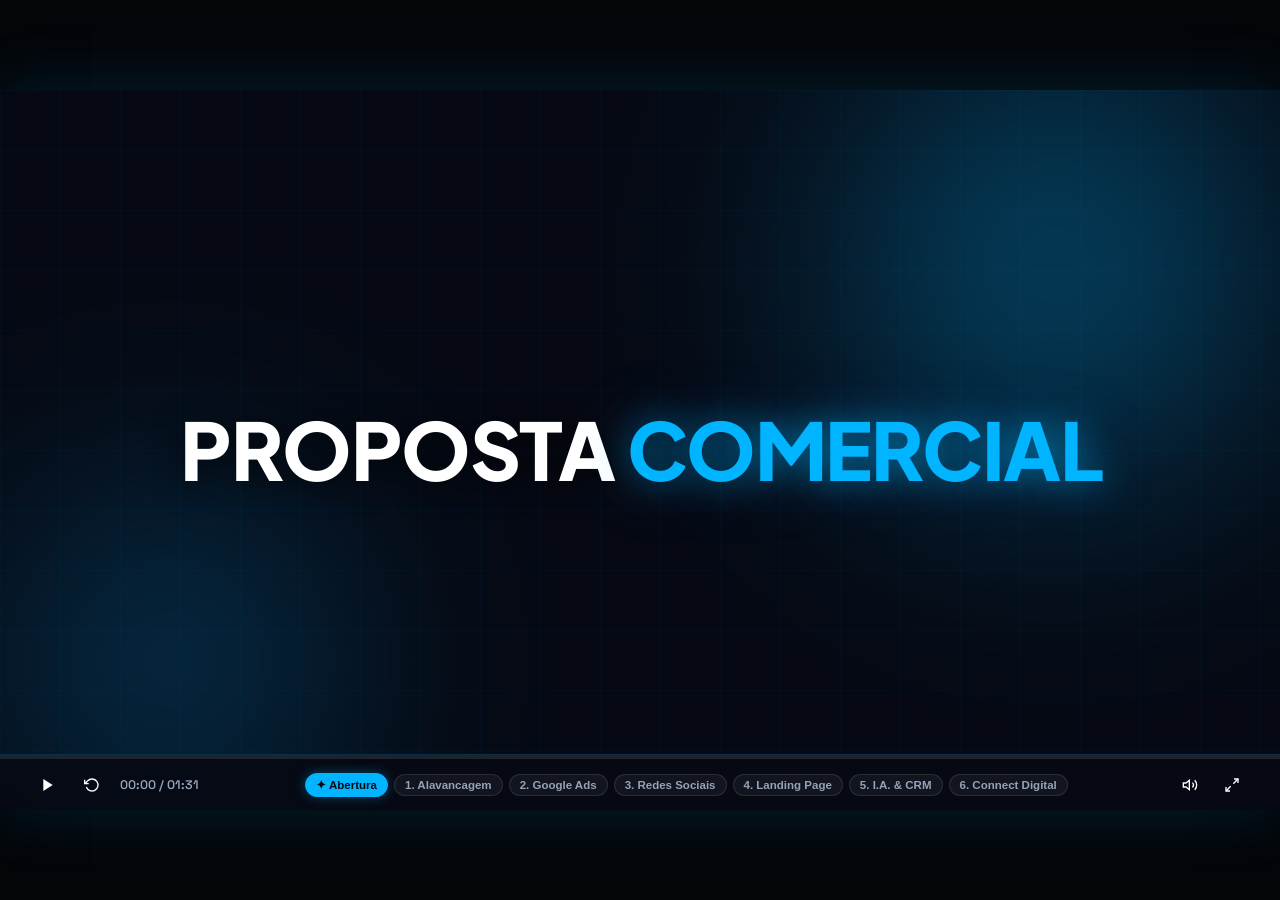
<file: index.html>
<!DOCTYPE html>
<html lang="pt-BR">

<head>
  <meta charset="UTF-8">
  <meta name="viewport" content="width=device-width, initial-scale=1.0">
  <title>Connect Digital | Apresentação Estratégica Motion Graphics (16:9)</title>
  <meta name="description"
    content="Apresentação institucional e comercial em Motion Graphics 16:9 da Connect Digital: como atrair clientes qualificados no Google e Redes Sociais para prestadores de serviços.">

  <!-- Favicon -->
  <link rel="icon" type="image/png" href="assets/favicon-96x96.png">

  <!-- Google Fonts: Space Grotesk & Plus Jakarta Sans -->
  <link rel="preconnect" href="https://fonts.googleapis.com">
  <link rel="preconnect" href="https://fonts.gstatic.com" crossorigin>
  <link
    href="https://fonts.googleapis.com/css2?family=Plus+Jakarta+Sans:wght@400;500;600;700;800;900&family=Space+Grotesk:wght@500;600;700&display=swap"
    rel="stylesheet">

  <!-- GSAP Animation Engine -->
  <script src="https://cdn.jsdelivr.net/npm/gsap@3.12.5/dist/gsap.min.js"></script>

  <!-- CSS -->
  <link rel="stylesheet" href="style.css">
</head>

<body>

  <!-- PALCO PRINCIPAL (CONTAINER 16:9 FULLSCREEN FIT) -->
  <div class="stage-wrapper" id="stageWrapper">
    <div class="stage-canvas" id="stageCanvas">

      <!-- BACKGROUND DINÂMICO TECH (CYAN & DEEP BLUE) -->
      <div class="stage-bg">
        <div class="tech-grid"></div>
        <div class="glow-orb orb-primary"></div>
        <div class="glow-orb orb-secondary"></div>
      </div>

      <!-- WATERMARK / BRANDING PERMANENTE NO CANTO -->
      <header class="stage-header">
        <div class="brand-badge">
          <svg class="brand-icon" viewBox="0 0 80 80" fill="none">
            <circle cx="40" cy="40" r="38" stroke="#00B4FF" stroke-width="2" stroke-dasharray="4 3" />
            <circle cx="40" cy="40" r="28" stroke="#00B4FF" stroke-width="1" opacity="0.4" />
            <path
              d="M20 40 C20 29 29 20 40 20 C51 20 58 27 58 36 C58 44 52 50 44 50 C38 50 34 46 34 40 C34 35 37 31 42 31 C46 31 49 34 49 38 C49 43 45 47 40 47 C35 47 31 43 31 38"
              stroke="#FFFFFF" stroke-width="3" stroke-linecap="round" fill="none" />
            <circle cx="20" cy="40" r="4" fill="#00B4FF" />
            <circle cx="40" cy="20" r="4" fill="#00B4FF" />
            <circle cx="60" cy="40" r="4" fill="#00B4FF" />
            <circle cx="40" cy="60" r="4" fill="#00B4FF" />
          </svg>
          <div class="brand-text">
            <span class="brand-name">CONNECT DIGITAL</span>
            <span class="brand-sub">ESTRATÉGIA &amp; PERFORMANCE</span>
          </div>
        </div>

        <div class="scene-indicator" id="sceneIndicator">
          <span class="scene-badge" id="sceneBadge">CENA 01 / 06</span>
          <span class="scene-title-tag" id="sceneTitleTag">Proposta Comercial</span>
        </div>
      </header>

      <!-- ======================================================================
           CENA 0: ABERTURA OFICIAL — PROPOSTA COMERCIAL (0s - 4.2s)
           ====================================================================== -->
      <section class="scene-panel active" id="scene0">
        <div class="intro-centered-proposta">
          <h1 class="hero-proposta-comercial">
            PROPOSTA <span class="highlight-cyan">COMERCIAL</span>
          </h1>
        </div>
      </section>

      <!-- ======================================================================
           CENA 1: ALAVANCAGEM & ESTRUTURA ENXUTA (0s - 29.2s)
           ====================================================================== -->
      <section class="scene-panel" id="scene1">
        <div class="alavancagem-wrapper">

          <!-- Stepper Superior de 3 Etapas Sincronizadas -->
          <div class="scene-stepper-bar">
            <div class="stepper-step active" id="stepIndicator1">
              <span class="step-num">01</span>
              <span class="step-title">Crescimento Conjunto</span>
            </div>
            <div class="stepper-step" id="stepIndicator2">
              <span class="step-num">02</span>
              <span class="step-title">Ferramentas &amp; I.A.</span>
            </div>
            <div class="stepper-step" id="stepIndicator3">
              <span class="step-num">03</span>
              <span class="step-title">Zero Funcionários</span>
            </div>
          </div>

          <div class="scene-split alavancagem-split">

            <!-- Coluna Esquerda: Narrativa Dinâmica -->
            <div class="scene-col-left">
              <div class="callout-tag cyan" id="alavancagemTag">
                <span class="tag-pulse"></span>
                <span id="alavancagemTagText">Parceria Comercial Estratégica</span>
              </div>

              <h1 class="motion-title commercial-hero-title" id="alavancagemTitle">
                CRESCIMENTO CONJUNTO &amp; <span class="highlight-cyan">FATURAMENTO</span>
              </h1>

              <p class="motion-desc" id="alavancagemDesc">
                Nosso compromisso é direto: fazer a sua empresa crescer para crescermos juntos, conquistando o faturamento que é nosso por direito.
              </p>

              <!-- Pilares Dinâmicos -->
              <div class="niches-mosaic-mini commercial-pillars" id="alavancagemPillars">
                <div class="niche-chip active-chip" id="pillarChip1">
                  <span class="niche-icon" id="pillarIcon1">🤝</span>
                  <span id="pillarText1">Alinhamento Total de Interesses</span>
                </div>
                <div class="niche-chip active-chip" id="pillarChip2">
                  <span class="niche-icon" id="pillarIcon2">📈</span>
                  <span id="pillarText2">Salto de Faturamento Real</span>
                </div>
              </div>
            </div>

            <!-- Coluna Direita: O Palco dos 3 Painéis Visuais -->
            <div class="scene-col-right alavancagem-stage-col">

              <!-- PAINEL 1 (0s - 8.5s): Gráfico de Tração & Faturamento Conjunto -->
              <div class="leak-vs-roi-card alavancagem-panel active" id="panelGrowth">
                <div class="leak-card-header">
                  <div class="leak-header-left">
                    <span class="dot green"></span>
                    <span class="card-bar-title">Tração Comercial: Da Estagnação ao Salto de Lucro</span>
                  </div>
                  <span class="leak-badge-live cyan-badge">✦ ALINHAMENTO TOTAL</span>
                </div>

                <div class="growth-chart-body">
                  <div class="growth-stats-row">
                    <div class="growth-stat-box current">
                      <span class="stat-label">Ponto de Partida</span>
                      <strong class="stat-value text-danger">Estagnação</strong>
                      <span class="stat-sub">Leads perdidos na mesa</span>
                    </div>
                    <div class="growth-arrow-glow">➔</div>
                    <div class="growth-stat-box target">
                      <span class="stat-label">Com Connect Digital</span>
                      <strong class="stat-value text-cyan" id="growthCounterVal">+ R$ 28.400</strong>
                      <span class="stat-sub">/mês em faturamento novo</span>
                    </div>
                  </div>

                  <!-- Gráfico de Curva SVG Animado -->
                  <div class="growth-svg-container">
                    <svg class="growth-svg" viewBox="0 0 460 110" fill="none">
                      <defs>
                        <linearGradient id="growthGrad" x1="0" y1="0" x2="0" y2="1">
                          <stop offset="0%" stop-color="#00b4ff" stop-opacity="0.3"/>
                          <stop offset="100%" stop-color="#00b4ff" stop-opacity="0.0"/>
                        </linearGradient>
                        <linearGradient id="lineGrad" x1="0" y1="0" x2="1" y2="0">
                          <stop offset="0%" stop-color="#EF4444"/>
                          <stop offset="45%" stop-color="#00b4ff"/>
                          <stop offset="100%" stop-color="#00ff88"/>
                        </linearGradient>
                      </defs>
                      <path class="growth-area" d="M 20 95 Q 150 90, 240 55 T 440 15 L 440 110 L 20 110 Z" fill="url(#growthGrad)"/>
                      <path class="growth-line" id="growthSvgLine" d="M 20 95 Q 150 90, 240 55 T 440 15" stroke="url(#lineGrad)" stroke-width="4" stroke-linecap="round"/>
                      <circle class="growth-point p1" cx="20" cy="95" r="5" fill="#EF4444"/>
                      <circle class="growth-point p2" cx="240" cy="55" r="5" fill="#00b4ff"/>
                      <circle class="growth-point p3" cx="440" cy="15" r="7" fill="#00ff88"/>
                    </svg>
                    <div class="chart-point-tag" id="chartTargetTag">✦ Escala Acelerada</div>
                  </div>

                  <div class="growth-footer-quote">
                    <span>💡 <strong>Meta Clara:</strong> Conquistar a fatia de mercado que é da sua empresa por direito.</span>
                  </div>
                </div>
              </div>

              <!-- PAINEL 2 (8.5s - 18.0s): Ecossistema das Ferramentas no Cliente Ideal -->
              <div class="leak-vs-roi-card alavancagem-panel" id="panelTools">
                <div class="leak-card-header">
                  <div class="leak-header-left">
                    <span class="dot cyan"></span>
                    <span class="card-bar-title">Ecossistema: Rota Direta até o Cliente Ideal</span>
                  </div>
                  <span class="leak-badge-live cyan-badge">✦ 100% INTEGRADO</span>
                </div>

                <div class="tools-flow-body">
                  <div class="tool-flow-card" id="toolCardGoogle">
                    <div class="tool-icon-wrap">🔍</div>
                    <div class="tool-info">
                      <strong>Google Search (Intenção Máxima)</strong>
                      <span>Coloca sua empresa em 1º para quem digita pronto para comprar no bairro.</span>
                    </div>
                    <span class="tool-tag-status">Alta Conversão</span>
                  </div>

                  <div class="tool-flow-card" id="toolCardMeta">
                    <div class="tool-icon-wrap">📱</div>
                    <div class="tool-info">
                      <strong>Meta Ads (Instagram &amp; Facebook)</strong>
                      <span>Anúncios visuais magnéticos com fotos reais gerando desejo imediato.</span>
                    </div>
                    <span class="tool-tag-status">Desejo Local</span>
                  </div>

                  <div class="tool-flow-card" id="toolCardWa">
                    <div class="tool-icon-wrap">🤖</div>
                    <div class="tool-info">
                      <strong>I.A. 24h + CRM no WhatsApp</strong>
                      <span>Atende em 2 segundos, qualifica o lead e agenda sem intervenção manual.</span>
                    </div>
                    <span class="tool-tag-status">Resposta em 2s</span>
                  </div>

                  <div class="tools-center-target">
                    <span>🎯 <strong>Cliente Ideal Convertido</strong> direto no seu WhatsApp</span>
                  </div>
                </div>
              </div>

              <!-- PAINEL 3 (18.0s - 29.0s): Alavancagem Enxuta vs. Inchaço de Folha CLT -->
              <div class="leak-vs-roi-card alavancagem-panel" id="panelLeverage">
                <div class="leak-card-header">
                  <div class="leak-header-left">
                    <span class="dot red"></span>
                    <span class="dot yellow"></span>
                    <span class="dot green"></span>
                    <span class="card-bar-title">Alavancagem: Estrutura Enxuta vs. Folha Inflada</span>
                  </div>
                  <span class="leak-badge-live cyan-badge">✦ ZERO ENCARGOS</span>
                </div>

                <div class="leak-card-body">
                  <!-- Lado A: Modelo Tradicional (Inflar Folha) -->
                  <div class="leak-side danger-side" id="dangerSideBlock">
                    <div class="side-top-row">
                      <span class="side-tag text-danger">❌ Inflar Folha de Pagamento</span>
                      <span class="side-loss-badge">Custo Fixo Alto</span>
                    </div>

                    <div class="leak-metric-box">
                      <span class="metric-prefix">Custo CLT:</span>
                      <strong class="metric-val text-danger" id="dangerValDisplay">- R$ 14.800</strong>
                      <span class="metric-period">/mês</span>
                    </div>

                    <div class="leak-bar-container">
                      <div class="leak-bar-fill" id="leakDangerBar" style="width: 85%;"></div>
                    </div>

                    <ul class="leak-pains-list">
                      <li><span class="pain-icon">✕</span> 3 Salários, 13º, férias, FGTS e encargos pesados</li>
                      <li><span class="pain-icon">✕</span> Treinamento demorado, faltas e turnover constante</li>
                      <li><span class="pain-icon">✕</span> Processos manuais lentos que travam a escala</li>
                    </ul>

                    <div class="cost-stamp-avoided">🚫 INCHAÇO EVITADO</div>
                  </div>

                  <!-- Divisor Neon VS -->
                  <div class="leak-divider-col">
                    <div class="divider-beam"></div>
                    <span class="vs-glow-pill">VS</span>
                    <div class="divider-beam"></div>
                  </div>

                  <!-- Lado B: Ecossistema Enxuto Connect Digital -->
                  <div class="leak-side success-side" id="successSideBlock">
                    <div class="side-top-row">
                      <span class="side-tag text-cyan">✦ Ecossistema Connect Digital</span>
                      <span class="side-gain-badge">Zero Funcionários</span>
                    </div>

                    <div class="leak-metric-box">
                      <span class="metric-prefix">Custo Equipe:</span>
                      <strong class="metric-val text-cyan" id="successValDisplay">R$ 0,00</strong>
                      <span class="metric-period">em folha</span>
                    </div>

                    <div class="leak-bar-container">
                      <div class="leak-bar-fill success-fill" id="leakSuccessBar" style="width: 98%;"></div>
                    </div>

                    <ul class="leak-perks-list">
                      <li><span class="perk-icon">✓</span> Escala máxima sem contratar novos funcionários</li>
                      <li><span class="perk-icon">✓</span> Atendimento I.A. 24h retendo 100% dos leads</li>
                      <li><span class="perk-icon">✓</span> Máximo lucro líquido retido no seu bolso</li>
                    </ul>
                  </div>
                </div>

                <!-- Rodapé da Proposta -->
                <div class="leak-card-footer">
                  <span class="footer-alert-icon">💡</span>
                  <span class="footer-alert-text"><strong>Princípio Minimalista:</strong> Menos atrito operacional, zero encargos de folha e muito mais lucro líquido no seu bolso.</span>
                </div>
              </div>

            </div>

          </div>
        </div>
      </section>

      <!-- ======================================================================
           CENA 2: MÁQUINA DE ATRAÇÃO 1 — GOOGLE ADS & BUSCA DE ALTA INTENÇÃO (17s - 29s)
           ====================================================================== -->
      <section class="scene-panel" id="scene2">
        <div class="scene-split">

          <div class="scene-col-left">
            <div class="callout-tag cyan">
              <svg viewBox="0 0 24 24" fill="none" stroke="currentColor" stroke-width="2" class="tag-svg">
                <circle cx="11" cy="11" r="8"></circle>
                <line x1="21" y1="21" x2="16.65" y2="16.65"></line>
              </svg>
              <span>Atração por Intenção Imediata</span>
            </div>

            <h2 class="motion-title">
              No topo do <span class="highlight-cyan">Google</span> no momento exato da urgência do cliente.
            </h2>

            <p class="motion-desc">
              Quem pesquisa no Google não está navegando à toa. O cliente que digita *"dentista perto de mim"* ou
              *"eletricista de emergência"* quer contratar hoje. Nós colocamos seu anúncio no primeiro resultado.
            </p>

            <div class="feature-bullets">
              <div class="bullet-row">
                <div class="bullet-check">✓</div>
                <span>Campanhas no Google Search com palavras-chave de alta conversão</span>
              </div>
              <div class="bullet-row">
                <div class="bullet-check">✓</div>
                <span>Google Meu Negócio otimizado com avaliações 5 estrelas e mapa</span>
              </div>
              <div class="bullet-row">
                <div class="bullet-check">✓</div>
                <span>Zero desperdício de verba: você só aparece para quem tem dinheiro e urgência</span>
              </div>
            </div>
          </div>

          <div class="scene-col-right">
            <!-- Mockup iPhone 17 Pro Max com Busca Real do Google -->
            <div class="device-mockup">
              <div class="phone-frame iphone-17-pro">

                <!-- Status Bar iOS & Dynamic Island (iPhone 17 Pro Max) -->
                <div class="ios-status-bar dark-icons">
                  <span class="ios-time">09:41</span>
                  <div class="dynamic-island">
                    <span class="island-camera"></span>
                    <span class="island-sensor"></span>
                  </div>
                  <div class="ios-status-icons">
                    <svg class="ios-signal-icon" viewBox="0 0 16 12" fill="currentColor">
                      <rect x="1" y="9" width="2" height="3" rx="0.5" />
                      <rect x="5" y="6" width="2" height="6" rx="0.5" />
                      <rect x="9" y="3.5" width="2" height="8.5" rx="0.5" />
                      <rect x="13" y="1" width="2" height="11" rx="0.5" />
                    </svg>
                    <span class="ios-network">5G</span>
                    <svg class="ios-battery-icon" viewBox="0 0 22 11" fill="none">
                      <rect x="0.75" y="0.75" width="18" height="9.5" rx="3" stroke="currentColor" stroke-width="1" />
                      <rect x="2.5" y="2.5" width="13" height="6" rx="1.5" fill="currentColor" />
                      <path d="M20.5 4v3" stroke="currentColor" stroke-width="1" stroke-linecap="round" />
                    </svg>
                  </div>
                </div>

                <div class="phone-screen">

                  <!-- Barra Google -->
                  <div class="google-search-bar">
                    <div class="g-logo">G</div>
                    <span class="search-text-typing" id="typingQuery">dentista em porto alegre</span>
                    <svg viewBox="0 0 24 24" fill="none" stroke="#64748B" stroke-width="2" class="mic-icon">
                      <path d="M12 1a3 3 0 0 0-3 3v8a3 3 0 0 0 6 0V4a3 3 0 0 0-3-3z"></path>
                      <path d="M19 10v2a7 7 0 0 1-14 0v-2"></path>
                    </svg>
                  </div>

                  <!-- Abas Nativas de Busca Google -->
                  <div class="google-tabs-row">
                    <span class="g-tab active">Todas</span>
                    <span class="g-tab">Mapas</span>
                    <span class="g-tab">Imagens</span>
                    <span class="g-tab">Notícias</span>
                  </div>

                  <!-- Anúncio Patrocinado em Destaque -->
                  <div class="google-ad-card">
                    <div class="ad-tag-row">
                      <span class="ad-badge">Patrocinado</span>
                      <span class="ad-domain">www.whiteodontologia.com.br</span>
                    </div>
                    <h3 class="ad-title">White Odontologia | Implantes e Estética Dental</h3>
                    <div class="ad-rating">
                      <span class="stars">★★★★★</span>
                      <span class="rating-val">4.9 (184 avaliações)</span>
                      <span class="badge-open">Aberto agora</span>
                    </div>
                    <p class="ad-snippet">
                      Atendimento especializado no Floresta/Moinhos. Agendamento prioritário direto no WhatsApp. Conheça
                      nossos tratamentos.
                    </p>

                    <!-- Sitelinks Oficiais do Google Ads -->
                    <div class="ad-sitelinks-grid">
                      <div class="sitelink-chip">✦ Clareamento VIP</div>
                      <div class="sitelink-chip">✦ Implante Guiado</div>
                    </div>

                    <div class="ad-buttons-row">
                      <div class="ad-btn call">
                        <span>📞 Ligar</span>
                      </div>
                      <div class="ad-btn whatsapp">
                        <span>💬 Orçar no WhatsApp</span>
                      </div>
                    </div>
                  </div>

                  <!-- 2º Resultado Orgânico / Local Pack (Completando a Tela Pro Max) -->
                  <div class="google-local-pack">
                    <div class="pack-header">📍 Clínicas Odontológicas na sua região</div>
                    <div class="pack-item">
                      <strong>Clínica Sorriso &amp; Estética Moinhos</strong>
                      <span>⭐ 4.9 (112 avaliações) • Consultório Odontológico</span>
                    </div>
                    <div class="pack-item">
                      <strong>Instituto OdontoBella Moinhos</strong>
                      <span>⭐ 4.8 (89 avaliações) • Aberto até 20h</span>
                    </div>
                  </div>

                  <!-- 3º Resultado Orgânico Google Search -->
                  <div class="google-organic-card">
                    <span class="organic-url">https://www.dracamilabuss.com.br</span>
                    <h4 class="organic-title">Dra. Camila Buss | Ortodontia e Estética</h4>
                    <p class="organic-desc">Especialista em alinhadores e lentes dentais. Agende sua consulta.</p>
                  </div>

                </div>

                <!-- Home Indicator iOS -->
                <div class="ios-home-indicator dark-indicator"></div>

              </div>
            </div>
          </div>

        </div>
      </section>

      <!-- ======================================================================
           CENA 3: MÁQUINA DE ATRAÇÃO 2 — REDES SOCIAIS & MOSAICO DINÂMICO (29s - 40s)
           ====================================================================== -->
      <section class="scene-panel" id="scene3">
        <div class="scene-split">

          <div class="scene-col-left">
            <div class="callout-tag cyan">
              <svg viewBox="0 0 24 24" fill="none" stroke="currentColor" stroke-width="2" class="tag-svg">
                <rect x="2" y="2" width="20" height="20" rx="5" ry="5"></rect>
                <path d="M16 11.37A4 4 0 1 1 12.63 8 4 4 0 0 1 16 11.37z"></path>
              </svg>
              <span>Atração por Desejo &amp; Autoridade</span>
            </div>

            <h2 class="motion-title">
              No <span class="highlight-cyan">Instagram &amp; Facebook</span> gerando desejo para seu público local.
            </h2>

            <p class="motion-desc">
              Vídeos magnéticos e fotos de serviços reais atingindo clientes no raio exato do seu bairro. O cliente é
              impactado repetidamente até você se tornar a única opção na mente dele.
            </p>

            <div class="radar-badge">
              <div class="radar-circle">
                <div class="radar-sweep"></div>
              </div>
              <div class="radar-info">
                <strong>Segmentação Geográfica Cirúrgica</strong>
                <span>Raio de 3km a 15km em volta da sua empresa</span>
              </div>
            </div>
          </div>

          <div class="scene-col-right">
            <!-- Mockup iPhone 17 Pro Max com Feed do Instagram Rolando em 60fps -->
            <div class="device-mockup">
              <div class="phone-frame iphone-17-pro insta-phone-frame">

                <!-- Status Bar iOS & Dynamic Island (iPhone 17 Pro Max) -->
                <div class="ios-status-bar light-icons">
                  <span class="ios-time">09:41</span>
                  <div class="dynamic-island">
                    <span class="island-camera"></span>
                    <span class="island-sensor"></span>
                  </div>
                  <div class="ios-status-icons">
                    <svg class="ios-signal-icon" viewBox="0 0 16 12" fill="currentColor">
                      <rect x="1" y="9" width="2" height="3" rx="0.5" />
                      <rect x="5" y="6" width="2" height="6" rx="0.5" />
                      <rect x="9" y="3.5" width="2" height="8.5" rx="0.5" />
                      <rect x="13" y="1" width="2" height="11" rx="0.5" />
                    </svg>
                    <span class="ios-network">5G</span>
                    <svg class="ios-battery-icon" viewBox="0 0 22 11" fill="none">
                      <rect x="0.75" y="0.75" width="18" height="9.5" rx="3" stroke="currentColor" stroke-width="1" />
                      <rect x="2.5" y="2.5" width="13" height="6" rx="1.5" fill="currentColor" />
                      <path d="M20.5 4v3" stroke="currentColor" stroke-width="1" stroke-linecap="round" />
                    </svg>
                  </div>
                </div>

                <!-- Instagram App Header com Logo Oficial Cursiva e Ícones Nativos -->
                <div class="insta-app-header">
                  <div class="insta-header-left">
                    <svg viewBox="0 0 840 300" class="insta-wordmark-svg" aria-label="Instagram">
                      <path fill="#FFFFFF"
                        d="m 64.760239,49.107948 c -16.2103,6.7854 -34.030801,25.955 -39.659101,50.016996 -7.1278,30.487496 22.534301,43.379696 24.967201,39.152496 2.8635,-4.967 -5.3151,-6.6467 -6.9986,-22.465 -2.1758,-20.430692 7.3224,-43.259692 19.2762,-53.276392 2.222,-1.861 2.1163,0.7292 2.1163,5.5203 0,8.5676 -0.4734,85.479502 -0.4734,101.531102 0,21.7198 -0.8971,28.5785 -2.5083,35.3558 -1.6325,6.8681 -4.257,11.5088 -2.2683,13.2964 2.2219,1.9996 11.7086,-2.7567 17.2006,-10.4218 6.5857,-9.1931 8.891,-20.2335 9.3049,-32.2232 0.4999,-14.4532 0.4786,-37.38741 0.4999,-50.46891 0.02,-11.9977 0.2021,-47.129592 -0.2103,-68.249592 -0.1011,-5.1803 -14.4679,-10.6152 -21.2479,-7.7745 M 640.38672,150.75505 c -0.5226,11.2916 -3.0221,20.1175 -6.1242,26.3429 -6.0055,12.052 -18.4671,15.7943 -23.7581,-1.5309 -2.8834,-9.444 -3.0181,-25.2164 -0.9451,-38.39521 2.1102,-13.4255 8.0024,-23.5648 17.7592,-22.6504 9.6235,0.9039 14.128,13.3042 13.0682,36.23311 z m -162.23548,70.0559 c -0.1306,18.7617 -3.0834,35.2118 -9.4155,39.9896 -8.9809,6.7747 -21.0519,1.6929 -18.5524,-11.9977 2.2116,-12.1149 12.6709,-24.4873 27.9933,-39.6044 0,0 0.032,3.4474 -0.025,11.6125 z m -2.4528,-70.1652 c -0.5492,10.2844 -3.2154,20.616 -6.1242,26.4536 -6.0042,12.0519 -18.5564,15.8196 -23.7581,-1.5309 -3.5566,-11.8546 -2.7048,-27.1975 -0.9451,-36.86491 2.2835,-12.543 7.8185,-24.1794 17.7592,-24.1794 9.6648,0 14.4306,10.6033 13.0682,36.12241 z m -93.9833,-0.1573 c -0.5892,10.8922 -2.7141,19.9975 -6.1241,26.6109 -6.1695,11.969 -18.3751,15.7649 -23.7581,-1.5309 -3.8806,-12.4716 -2.5595,-29.47701 -0.9452,-38.66331 2.3956,-13.632 8.3944,-23.2968 17.7593,-22.381 9.6195,0.9398 14.2959,13.3028 13.0681,35.96511 z m 430.70378,12.7226 c -2.3516,0 -3.4247,2.4239 -4.3125,6.504 -3.0794,14.1866 -6.3161,17.3899 -10.49,17.3899 -4.6631,0 -8.853,-7.0246 -9.9301,-21.0866 -0.8465,-11.0572 -0.7105,-31.41391 0.372,-51.66341 0.2212,-4.1605 -0.9265,-8.277 -12.0857,-12.3309 -4.8018,-1.7437 -11.7818,-4.311196 -15.2571,4.0779 -9.8194,23.7007 -13.6614,42.51711 -14.5652,50.16101 -0.047,0.3956 -0.5319,0.4764 -0.6172,-0.4479 -0.5759,-6.1222 -1.8636,-17.24741 -2.0236,-40.62151 -0.031,-4.5605 -0.9971,-8.4424 -6.0308,-11.6205 -3.2661,-2.0622 -13.1842,-5.709496 -16.7555,-1.3704 -3.0941,3.5487 -6.6774,13.0988 -10.4007,24.4193 -3.026,9.2009 -5.1336,15.4251 -5.1336,15.4251 0,0 0.04,-24.8259 0.076,-34.2428 0.016,-3.5526 -2.4209,-4.7364 -3.1554,-4.951 -3.3074,-0.9599 -9.8235,-2.5635 -12.5896,-2.5635 -3.4127,0 -4.2485,1.9076 -4.2485,4.6871 0,0.3639 -0.5386,32.6857 -0.5386,55.28661 0,0.9817 0,2.0528 0.01,3.1906 -1.8876,10.3876 -8.0091,24.4886 -14.6665,24.4886 -6.6654,0 -9.8101,-5.8952 -9.8101,-32.839 0,-15.71831 0.4719,-22.55301 0.7039,-33.92141 0.1346,-6.5481 0.3946,-11.5765 0.3799,-12.7176 -0.049,-3.4993 -6.1001,-5.263 -8.9156,-5.9148 -2.8288,-0.6573 -5.287,-0.9119 -7.2066,-0.8026 -2.7168,0.1533 -4.6391,1.9357 -4.6391,4.3872 0,1.3144 0.015,3.8139 0.015,3.8139 -3.4993,-5.4989 -9.1275,-9.3262 -12.8722,-10.435296 -10.086,-2.995396 -20.6107,-0.3413 -28.5491,10.767296 -6.3095,8.8263 -10.11268,18.823 -11.60978,33.1856 -1.0944,10.50011 -0.7372,21.14791 1.2078,30.15281 -2.3502,10.161 -6.7134,14.3239 -11.4911,14.3239 -6.936,0 -11.9644,-11.3212 -11.3805,-30.9007 0.3852,-12.87821 2.9621,-21.91581 5.7789,-34.99061 1.2011,-5.5736 0.2253,-8.4917 -2.2223,-11.2885 -2.2449,-2.5648 -7.0279,-3.8752 -13.904,-2.2635 -4.8977,1.1491 -11.9003,2.3848 -18.3071,3.334 0,0 0.3866,-1.5424 0.7039,-4.2618 1.6663,-14.261292 -13.8307,-13.104192 -18.7751,-8.549096 -2.9514,2.719496 -4.9604,5.926896 -5.7229,11.693796 -1.2091,9.1516 6.2548,13.4681 6.2548,13.4681 -2.4489,11.2098 -8.4517,25.85361 -14.6492,36.44091 -3.3193,5.6724 -5.8588,9.8757 -9.1369,14.3439 -0.012,-1.6638 -0.021,-3.3274 -0.027,-4.9834 -0.075,-23.56751 0.2386,-42.11591 0.3772,-48.80131 0.1347,-6.548 0.3973,-11.4431 0.3826,-12.5842 -0.037,-2.5595 -1.5317,-3.526 -4.6404,-4.7498 -2.7488,-1.0824 -5.9989,-1.8316 -9.3702,-2.0929 -4.2552,-0.3319 -6.8187,1.925 -6.7521,4.5938 0.013,0.5039 0.013,3.598 0.013,3.598 -3.4994,-5.499 -9.1276,-9.3262 -12.8722,-10.435396 -10.0861,-2.994096 -20.6107,-0.3399 -28.5492,10.767296 -6.3081,8.8263 -10.4393,21.2119 -11.6098,33.0763 -1.0904,11.05771 -0.8891,20.45471 0.5973,28.37051 -1.6037,7.9266 -6.2148,16.2156 -11.4285,16.2156 -6.6654,0 -10.458,-5.8953 -10.458,-32.839 0,-15.71831 0.4719,-22.55301 0.7039,-33.92021 0.1346,-6.548 0.3946,-11.5777 0.3799,-12.7175 -0.049,-3.4993 -6.1002,-5.263 -8.9156,-5.9162 -2.9461,-0.6812 -5.4896,-0.9318 -7.4426,-0.7879 -2.5768,0.192 -4.3885,2.4996 -4.3885,4.2206 l 0,3.9659 c -3.4993,-5.499 -9.1275,-9.3262 -12.8722,-10.435396 -10.086,-2.994096 -20.552,-0.2972 -28.5491,10.767296 -5.215,7.2146 -9.4369,15.2131 -11.6098,32.919 -0.6279,5.11671 -0.9052,9.90811 -0.8692,14.38661 -2.0796,12.7179 -11.2645,27.376 -18.7777,27.376 -4.3965,0 -8.5837,-8.5275 -8.5837,-26.7015 0,-24.20871 1.4984,-58.676706 1.7517,-61.998702 0,0 9.4928,-0.1613 11.3312,-0.1827 4.735,-0.052 9.0236,0.06 15.3303,-0.2626 3.1634,-0.1613 6.2108,-11.5138 2.9461,-12.9188 -1.4797,-0.6359 -11.9377,-1.1931 -16.0835,-1.2811 -3.486,-0.079 -13.1908,-0.7972 -13.1908,-0.7972 0,0 0.8705,-22.8783 1.0731,-25.2951 0.172,-2.0143 -2.4342,-3.0514 -3.9286,-3.6807 -3.6339,-1.537 -6.8853,-2.2729 -10.7392,-3.0674 -5.3244,-1.0984 -7.7399,-0.024 -8.2118,4.4698 -0.7105,6.8201 -1.0785,26.7962 -1.0785,26.7962 -3.9072,0 -17.254,-0.7638 -21.1625,-0.7638 -3.6313,0 -7.5506,15.617 -2.5302,15.8089 5.7762,0.224 15.8423,0.4173 22.5156,0.6186 0,0 -0.2972,35.035892 -0.2972,45.852492 0,1.1508 0.01,2.259 0.012,3.3343 -3.6727,19.14301 -16.6088,29.48361 -16.6088,29.48361 2.7781,-12.6642 -2.8968,-22.1744 -13.1188,-30.22481 -3.766,-2.9666 -11.2006,-8.5828 -19.519,-14.7372 0,0 4.8178,-4.7484 9.0903,-14.3012 3.0274,-6.7667 3.1581,-14.5106 -4.2725,-16.218196 -12.2777,-2.823496 -22.401,6.193396 -25.4205,15.819596 -2.3395,7.4572 -1.0917,12.9908 3.4914,18.739 0.3346,0.42 0.6972,0.8492 1.0718,1.2811 -2.7715,5.3419 -6.5788,12.5339 -9.8035,18.11121 -8.9503,15.485 -15.7116,27.7333 -20.8213,27.7333 -4.0846,0 -4.0299,-12.4352 -4.0299,-24.078 0,-10.03711 0.7412,-25.12721 1.3331,-40.75081 0.1959,-5.167 -2.3876,-8.1105 -6.7187,-10.7766 -2.6315,-1.6197 -8.2478,-4.8044 -11.5005,-4.8044 -4.8686,0 -18.915,0.6625 -32.1871,39.0538 -1.6726,4.8389 -4.9585,13.65601 -4.9585,13.65601 l 0.2828,-46.16711 c 0,-1.0824 -0.5765,-2.1289 -1.8965,-2.8448 -2.2365,-1.2144 -8.2099,-3.6979 -13.5214,-3.6979 -2.5307,0 -3.7936,1.1771 -3.7936,3.5233 l -0.4633,72.22881 c 0,5.488 0.1431,11.8903 0.6857,14.6905 0.5406,2.8037 1.4164,5.0845 2.5011,6.4415 1.0831,1.3544 2.336,2.3876 4.4017,2.814 1.9226,0.3958 12.4503,1.7477 12.9975,-2.2755 0.6556,-4.8215 0.6807,-10.0366 6.2088,-29.4864 8.6061,-30.28081 19.8269,-45.05531 25.1018,-50.30231 0.9223,-0.9171 1.9754,-0.9718 1.9247,0.5292 -0.2252,6.6388 -1.0171,23.2276 -1.5502,37.32091 -1.4289,37.7154 5.4322,44.706 15.2371,44.706 7.5012,0 18.0752,-7.4533 29.4103,-26.3202 7.0667,-11.7576 13.928,-23.2862 18.8577,-31.59531 3.4354,3.1802 7.2906,6.60301 11.1432,10.25951 8.9529,8.4973 11.8924,16.5715 9.9421,24.2313 -1.4917,5.8557 -7.1093,11.8904 -17.1074,6.0249 -2.9141,-1.7112 -4.1579,-3.0333 -7.088,-4.9625 -1.5743,-1.0364 -3.9779,-1.3462 -5.4189,-0.2605 -3.7433,2.8224 -5.8842,6.4123 -7.1066,10.8568 -1.1891,4.3247 3.142,6.6108 7.6318,8.6104 3.8659,1.721 12.175,3.2805 17.474,3.4581 20.6467,0.6905 37.1862,-9.9689 48.6999,-37.4648 2.061,23.7461 10.8326,37.1835 26.0724,37.1835 10.1887,0 20.404,-13.1698 24.8712,-26.1256 1.2824,5.2812 3.1807,9.8737 5.6322,13.7573 11.7431,18.6058 34.524,14.6012 45.9672,-1.1981 3.538,-4.8819 4.0765,-6.6362 4.0765,-6.6362 1.669,14.9184 13.6827,20.1308 20.5614,20.1308 7.7039,0 15.6583,-3.642 21.2332,-16.1929 0.6533,1.3621 1.3664,2.6629 2.145,3.896 11.743,18.6058 34.524,14.6012 45.9671,-1.1981 0.5399,-0.7411 1.0078,-1.4134 1.4171,-2.0168 l 0.3359,9.7991 c 0,0 -6.5281,5.9885 -10.5353,9.6622 -17.6366,16.1809 -31.0473,28.4572 -32.0338,42.7531 -1.2664,18.2285 13.5174,25.0032 24.7019,25.891 11.8777,0.9426 22.0491,-5.6187 28.3012,-14.8012 5.4989,-8.0823 9.0983,-25.4777 8.8343,-42.6584 -0.1053,-6.8799 -0.2786,-15.6277 -0.4146,-25.0045 6.1988,-7.1986 13.1828,-16.2969 19.6136,-26.9468 7.008,-11.6061 14.5185,-27.19211 18.3644,-39.32181 0,0 6.5255,0.056 13.4894,-0.3999 2.2276,-0.1453 2.8675,0.3092 2.4556,1.9423 -0.4973,1.9729 -8.7983,33.99081 -1.2225,55.32001 5.1857,14.6012 16.8755,19.2989 23.8061,19.2989 8.1131,0 15.8743,-6.1269 20.03348,-15.225 0.5012,1.0143 1.0251,1.9958 1.597,2.9019 11.7431,18.6058 34.4441,14.5772 45.9672,-1.1981 2.6008,-3.5592 4.0765,-6.6362 4.0765,-6.6362 2.4729,15.4397 14.4799,20.2094 21.3572,20.2094 7.164,0 13.9627,-2.9369 19.479,-15.9889 0.2306,5.7468 0.5932,10.4459 1.1664,11.9274 0.3493,0.906 2.3849,2.0434 3.8659,2.5927 6.5534,2.4302 13.2375,1.281 15.7103,0.7811 1.713,-0.3467 3.0488,-1.721 3.2314,-5.2698 0.4799,-9.3181 0.1853,-24.9739 3.0101,-36.609 4.7418,-19.52691 9.1649,-27.10141 11.2632,-30.85131 1.1744,-2.101 2.4995,-2.4476 2.5475,-0.224 0.099,4.4991 0.3226,17.7113 2.1596,35.46251 1.349,13.0554 3.1514,20.772 4.5364,23.2142 3.9526,6.984 8.8343,7.3147 12.8096,7.3147 2.5288,0 7.8171,-0.6988 7.3439,-5.1432 -0.2306,-2.1663 0.1733,-15.5544 4.8484,-34.792 3.0527,-12.56281 8.1424,-23.91411 9.9781,-28.06391 0.6772,-1.5304 0.9918,-0.324 0.9811,-0.089 -0.3866,8.6517 -1.2544,36.95031 2.2702,52.42731 4.7778,20.9666 18.5991,23.3128 23.4155,23.3128 10.282,0 18.6911,-7.8214 21.5239,-28.4012 0.6825,-4.9526 -0.328,-8.7768 -3.3554,-8.7768" />
                    </svg>
                    <svg viewBox="0 0 24 24" fill="none" stroke="#FFFFFF" stroke-width="2.5" class="insta-chevron-svg">
                      <polyline points="6 9 12 15 18 9"></polyline>
                    </svg>
                  </div>
                  <div class="insta-header-icons">
                    <svg viewBox="0 0 24 24" fill="none" stroke="currentColor" stroke-width="2" class="insta-icon">
                      <path
                        d="M20.84 4.61a5.5 5.5 0 0 0-7.78 0L12 5.67l-1.06-1.06a5.5 5.5 0 0 0-7.78 7.78l1.06 1.06L12 21.23l7.78-7.78 1.06-1.06a5.5 5.5 0 0 0 0-7.78z">
                      </path>
                    </svg>
                    <svg viewBox="0 0 24 24" fill="none" stroke="currentColor" stroke-width="2" class="insta-icon">
                      <path
                        d="M21 11.5a8.38 8.38 0 0 1-.9 3.8 8.5 8.5 0 0 1-7.6 4.7 8.38 8.38 0 0 1-3.8-.9L3 21l1.9-5.7a8.38 8.38 0 0 1-.9-3.8 8.5 8.5 0 0 1 4.7-7.6 8.38 8.38 0 0 1 3.8-.9h.5a8.48 8.48 0 0 1 8 8v.5z">
                      </path>
                    </svg>
                  </div>
                </div>

                <!-- Feed Scrollable Container -->
                <div class="insta-feed-viewport" id="instaFeedViewport">
                  <div class="insta-feed-track" id="instaFeedTrack">

                    <!-- Post 1: Odontologia -->
                    <article class="insta-post-card">
                      <div class="insta-post-header">
                        <div class="insta-avatar">🦷</div>
                        <div class="insta-user-meta">
                          <strong>whiteodontologia</strong>
                          <span class="ad-sub">Patrocinado • Porto Alegre</span>
                        </div>
                        <span class="insta-dots">•••</span>
                      </div>
                      <div class="insta-post-media">
                        <img src="assets/img/nicho_odonto.webp" alt="White Odontologia Anúncio">
                        <span class="insta-media-badge">Anúncio Patrocinado</span>
                      </div>
                      <div class="insta-cta-bar">
                        <span>Agendar Consulta no WhatsApp</span>
                        <span class="cta-arrow">➔</span>
                      </div>
                      <div class="insta-caption">
                        <strong>whiteodontologia</strong> Conquiste o sorriso alinhado e iluminado que você sempre
                        sonhou. Avaliação prioritária no Moinhos de Vento.
                      </div>
                    </article>

                    <!-- Post 2: Restaurante -->
                    <article class="insta-post-card">
                      <div class="insta-post-header">
                        <div class="insta-avatar">🍽️</div>
                        <div class="insta-user-meta">
                          <strong>rancho_da_ancora</strong>
                          <span class="ad-sub">Patrocinado • Gastronomia</span>
                        </div>
                        <span class="insta-dots">•••</span>
                      </div>
                      <div class="insta-post-media">
                        <img src="assets/img/nicho_restaurante.webp" alt="Rancho da Âncora Anúncio">
                        <span class="insta-media-badge">Anúncio Patrocinado</span>
                      </div>
                      <div class="insta-cta-bar">
                        <span>Reservar Mesa com Vista</span>
                        <span class="cta-arrow">➔</span>
                      </div>
                      <div class="insta-caption">
                        <strong>rancho_da_ancora</strong> Gastronomia impecável e momentos inesquecíveis para toda a
                        família neste fim de semana.
                      </div>
                    </article>

                    <!-- Post 3: Jardinagem -->
                    <article class="insta-post-card">
                      <div class="insta-post-header">
                        <div class="insta-avatar">🌿</div>
                        <div class="insta-user-meta">
                          <strong>terraverde_jardinagem</strong>
                          <span class="ad-sub">Patrocinado • Paisagismo</span>
                        </div>
                        <span class="insta-dots">•••</span>
                      </div>
                      <div class="insta-post-media">
                        <img src="assets/img/nicho_jardinagem.webp" alt="TerraVerde Jardinagem Anúncio">
                        <span class="insta-media-badge">Anúncio Patrocinado</span>
                      </div>
                      <div class="insta-cta-bar">
                        <span>Orçar Manutenção de Jardim</span>
                        <span class="cta-arrow">➔</span>
                      </div>
                      <div class="insta-caption">
                        <strong>terraverde_jardinagem</strong> Cuidados profissionais com seu gramado e podas
                        residenciais ou condomínios.
                      </div>
                    </article>

                    <!-- Post 4: Eletricista -->
                    <article class="insta-post-card">
                      <div class="insta-post-header">
                        <div class="insta-avatar">⚡</div>
                        <div class="insta-user-meta">
                          <strong>alves_instaladora</strong>
                          <span class="ad-sub">Patrocinado • Plantão 24h</span>
                        </div>
                        <span class="insta-dots">•••</span>
                      </div>
                      <div class="insta-post-media">
                        <img src="assets/img/nicho_eletricista.webp" alt="Alves Instaladora Anúncio">
                        <span class="insta-media-badge">Anúncio Patrocinado</span>
                      </div>
                      <div class="insta-cta-bar">
                        <span>Chamar Eletricista de Emergência</span>
                        <span class="cta-arrow">➔</span>
                      </div>
                      <div class="insta-caption">
                        <strong>alves_instaladora</strong> Instalações elétricas seguras, troca de disjuntores e
                        manutenção com garantia técnica.
                      </div>
                    </article>

                  </div>
                </div>

                <!-- Home Indicator iOS -->
                <div class="ios-home-indicator light-indicator"></div>

              </div>
            </div>
          </div>
        </div>
      </section>

      <!-- ======================================================================
           CENA 4: O DESTINO — LANDING PAGE DE ALTA CONVERSÃO (40s - 54s)
           ====================================================================== -->
      <section class="scene-panel" id="scene4">
        <div class="scene-split">

          <div class="scene-col-left">
            <div class="callout-tag cyan">
              <svg viewBox="0 0 24 24" fill="none" stroke="currentColor" stroke-width="2" class="tag-svg">
                <polygon points="13 2 3 14 12 14 11 22 21 10 12 10 13 2"></polygon>
              </svg>
              <span>Estrutura de Alta Conversão</span>
            </div>

            <h2 class="motion-title">
              O clique não é perdido: ele vai para um <span class="highlight-cyan">Site Profissional</span> sem atrito.
            </h2>

            <p class="motion-desc">
              Não basta atrair o lead; ele precisa chegar em um site ultra-rápido, responsivo, sem poluição e desenhado
              para uma única finalidade: fazer ele clicar no WhatsApp para pedir orçamento.
            </p>

            <div class="speed-score-card">
              <div class="score-circle">
                <span class="score-num">100</span>
                <span class="score-label">Google Score</span>
              </div>
              <div class="score-text">
                <strong>Carregamento em Menos de 1 Segundo</strong>
                <span>Design Mobile First, sem barra de aviso, fotos autênticas e botões de toque total.</span>
              </div>
            </div>
          </div>

          <div class="scene-col-right">
            <!-- Mockup iPhone 17 Pro Max com a Landing Page Mobile Sendo Rolada em 60fps -->
            <div class="device-mockup">
              <div class="phone-frame iphone-17-pro lp-phone-frame">

                <!-- Status Bar iOS & Dynamic Island (iPhone 17 Pro Max) -->
                <div class="ios-status-bar light-icons safari-bar">
                  <span class="ios-time">09:41</span>
                  <div class="dynamic-island">
                    <span class="island-camera"></span>
                    <span class="island-sensor"></span>
                  </div>
                  <div class="ios-status-icons">
                    <svg class="ios-signal-icon" viewBox="0 0 16 12" fill="currentColor">
                      <rect x="1" y="9" width="2" height="3" rx="0.5" />
                      <rect x="5" y="6" width="2" height="6" rx="0.5" />
                      <rect x="9" y="3.5" width="2" height="8.5" rx="0.5" />
                      <rect x="13" y="1" width="2" height="11" rx="0.5" />
                    </svg>
                    <span class="ios-network">5G</span>
                    <svg class="ios-battery-icon" viewBox="0 0 22 11" fill="none">
                      <rect x="0.75" y="0.75" width="18" height="9.5" rx="3" stroke="currentColor" stroke-width="1" />
                      <rect x="2.5" y="2.5" width="13" height="6" rx="1.5" fill="currentColor" />
                      <path d="M20.5 4v3" stroke="currentColor" stroke-width="1" stroke-linecap="round" />
                    </svg>
                  </div>
                </div>

                <!-- Barra de Navegador do Smartphone -->
                <div class="phone-browser-bar">
                  <svg viewBox="0 0 24 24" fill="none" stroke="#10B981" stroke-width="2" class="lock-icon-small">
                    <rect x="3" y="11" width="18" height="11" rx="2" ry="2"></rect>
                    <path d="M7 11V7a5 5 0 0 1 10 0v4"></path>
                  </svg>
                  <span class="phone-url">site-clinica-lumina.vercel.app</span>
                  <span class="phone-fast-badge">⚡ 0.8s</span>
                </div>

                <!-- Viewport Rolável da Landing Page -->
                <div class="lp-scroll-viewport" id="lpScrollViewport">
                  <div class="lp-scroll-track" id="lpScrollTrack">

                    <!-- 1. Header do Site Mobile -->
                    <div class="lp-mob-header">
                      <div class="lp-mob-logo">LUMINA</div>
                      <span class="lp-mob-menu">☰</span>
                    </div>

                    <!-- 2. Hero Section Mobile (Texto primeiro, depois Imagem) -->
                    <div class="lp-mob-hero">
                      <span class="lp-mob-tag">Estética Facial &amp; Corporal</span>
                      <h3 class="lp-mob-title">Realce sua beleza natural com ciência e sofisticação</h3>
                      <p class="lp-mob-desc">Protocolos sob medida no Moinhos de Vento.</p>
                      <div class="lp-mob-btn-cta">
                        <span>Quero Minha Avaliação VIP ➔</span>
                      </div>
                      <div class="lp-mob-img-box">
                        <img src="assets/img/nicho_odonto.webp" alt="Atendimento Lumina">
                      </div>
                    </div>

                    <!-- 3. Barra de Destaques / Autoridade -->
                    <div class="lp-mob-stats">
                      <div class="lp-stat-chip"><strong>⭐ 4.9</strong><span>Google</span></div>
                      <div class="lp-stat-chip"><strong>+3.800</strong><span>Pacientes</span></div>
                      <div class="lp-stat-chip"><strong>100%</strong><span>Anvisa</span></div>
                    </div>

                    <!-- 4. Abas Interativas de Procedimentos -->
                    <div class="lp-mob-tabs-section">
                      <div class="lp-mob-tabs-pills">
                        <span class="lp-tab-active">✦ Faciais</span>
                        <span>✦ Corporais</span>
                      </div>
                      <div class="lp-card-preview">
                        <strong>Harmonização Sutil</strong>
                        <p>Preenchimento com ácido hialurônico e bioestimulador de colágeno.</p>
                        <span class="lp-card-btn">Agendar Procedimento</span>
                      </div>
                    </div>

                    <!-- 5. Formulário VIP Integrado Mobile Animado -->
                    <div class="lp-mob-form-box" id="lpMobFormBox">
                      <div class="lp-form-header">
                        <h4>Reserve sua Avaliação VIP</h4>
                        <span class="lp-form-badge">⚡ Alta Conversão</span>
                      </div>

                      <!-- Campo Nome -->
                      <div class="lp-field-group">
                        <label class="lp-field-label">Nome Completo</label>
                        <div class="lp-fake-input" id="fieldNome">
                          <span class="input-placeholder" id="placeholderNome">Digite seu nome...</span>
                          <span class="typing-text" id="typingNome"></span>
                          <span class="input-cursor" id="cursorNome"></span>
                        </div>
                      </div>

                      <!-- Campo WhatsApp -->
                      <div class="lp-field-group">
                        <label class="lp-field-label">WhatsApp com DDD</label>
                        <div class="lp-fake-input" id="fieldPhone">
                          <span class="input-placeholder" id="placeholderPhone">(00) 00000-0000</span>
                          <span class="typing-text" id="typingPhone"></span>
                          <span class="input-cursor" id="cursorPhone"></span>
                        </div>
                      </div>

                      <!-- Campo Procedimento -->
                      <div class="lp-field-group">
                        <label class="lp-field-label">Procedimento Desejado</label>
                        <div class="lp-fake-select" id="fieldSelect">
                          <span class="select-text" id="selectProcText">Selecione o procedimento...</span>
                          <span class="select-arrow">▼</span>
                        </div>
                      </div>

                      <!-- Botão de Envio para WhatsApp -->
                      <div class="lp-fake-submit" id="fieldSubmitBtn">
                        <span class="submit-icon" id="submitBtnIcon">💬</span>
                        <span class="submit-label" id="submitBtnLabel">Solicitar Orçamento no WhatsApp</span>
                        <span class="submit-arrow" id="submitBtnArrow">➔</span>
                      </div>

                      <!-- Toast de Sucesso em tempo real -->
                      <div class="lp-form-toast" id="formToast">
                        <span>✓ Conectando ao WhatsApp da Clínica...</span>
                      </div>
                    </div>

                  </div>
                </div>

                <!-- Botão Flutuante do WhatsApp Mobile -->
                <div class="lp-phone-floating-wa">
                  <span>💬 WhatsApp</span>
                </div>

                <!-- Home Indicator iOS -->
                <div class="ios-home-indicator dark-indicator"></div>

              </div>
            </div>
          </div>

        </div>
      </section>

      <!-- ======================================================================
           CENA 5: I.A. + CHATBOT 24/7 + ENTREGA DE CRM & AUTOMAÇÕES (54s - 76s)
           ====================================================================== -->
      <section class="scene-panel" id="scene5">
        <div class="scene-split split-extended">

          <div class="scene-col-left">
            <div class="callout-tag cyan">
              <svg viewBox="0 0 24 24" fill="none" stroke="currentColor" stroke-width="2" class="tag-svg">
                <path d="M12 2a4 4 0 0 1 4 4v2a4 4 0 0 1-8 0V6a4 4 0 0 1 4-4z"></path>
                <path d="M18 14a6 6 0 0 1-12 0"></path>
                <line x1="12" y1="20" x2="12" y2="24"></line>
                <line x1="8" y1="24" x2="16" y2="24"></line>
              </svg>
              <span>I.A. + Chatbot 24/7 + CRM de Vendas</span>
            </div>

            <h2 class="motion-title">
              O fechamento no piloto automático: <span class="highlight-cyan">I.A. no WhatsApp</span> e <span
                class="highlight-green">CRM Integrado</span>.
            </h2>

            <p class="motion-desc">
              Você não precisa parar seu serviço para responder mensagens repetitivas. Nossa inteligência artificial
              assume o atendimento no WhatsApp 24h por dia, qualifica o lead e envia os dados direto para o seu CRM
              comercial.
            </p>

            <div class="feature-bullets">
              <div class="bullet-row">
                <div class="bullet-check">🤖</div>
                <span><strong>Chatbot I.A. 24 Horas:</strong> Responde em 2 segundos, tira dúvidas de procedimentos e
                  quebra objeções.</span>
              </div>
              <div class="bullet-row">
                <div class="bullet-check">📊</div>
                <span><strong>Entrega de CRM Comercial:</strong> Funil visual tipo Kanban para você saber exatamente em
                  qual etapa está cada cliente.</span>
              </div>
              <div class="bullet-row">
                <div class="bullet-check">⚡</div>
                <span><strong>Automação de Processos:</strong> Zero trabalho manual. Cada orçamento vira um card com
                  valor estimado em tempo real.</span>
              </div>
            </div>
          </div>

          <div class="scene-col-right">
            <!-- MOCKUP SPLIT SCREEN (WHATSAPP I.A. + CRM KANBAN) -->
            <div class="split-screen-mockup">

              <!-- 1. LADO ESQUERDO: CHATBOT I.A. NO WHATSAPP (IPHONE 17 PRO MAX) -->
              <div class="mini-phone-wa iphone-17-mini">

                <!-- Status Bar iOS & Dynamic Island Mini -->
                <div class="ios-status-bar light-icons mini-status-bar">
                  <span class="ios-time">09:41</span>
                  <div class="dynamic-island mini-island">
                    <span class="island-camera"></span>
                  </div>
                  <div class="ios-status-icons">
                    <span class="ios-network">5G</span>
                    <svg class="ios-battery-icon" viewBox="0 0 22 11" fill="none">
                      <rect x="0.75" y="0.75" width="18" height="9.5" rx="3" stroke="currentColor" stroke-width="1" />
                      <rect x="2.5" y="2.5" width="13" height="6" rx="1.5" fill="currentColor" />
                    </svg>
                  </div>
                </div>

                <div class="mini-wa-header">
                  <div class="mini-wa-avatar">🤖</div>
                  <div class="mini-wa-info">
                    <strong>Assistente I.A. • White Odonto</strong>
                    <span class="mini-status">● Online 24h (Atendimento I.A.)</span>
                  </div>
                </div>

                <div class="mini-wa-chat">
                  <!-- Msg Paciente -->
                  <div class="wa-msg user-msg" id="iaMsg1">
                    <p>Olá! Queria saber sobre o clareamento e se tem horário para quinta.</p>
                    <span class="wa-msg-time">14:15</span>
                  </div>

                  <!-- Resposta I.A. -->
                  <div class="wa-msg bot-msg" id="iaMsg2">
                    <div class="bot-badge">✦ Resposta da I.A. (2s)</div>
                    <p>Olá Mariana! 🦷 Nosso clareamento a laser é indolor e feito em 1 sessão. Temos quinta às 10h30 ou
                      às 15h. Qual horário fica melhor?</p>
                    <span class="wa-msg-time">14:15</span>
                  </div>

                  <!-- Paciente escolhe -->
                  <div class="wa-msg user-msg" id="iaMsg3">
                    <p>Às 15h fica perfeito!</p>
                    <span class="wa-msg-time">14:16</span>
                  </div>

                  <!-- Confirmação I.A. -->
                  <div class="wa-msg bot-msg" id="iaMsg4">
                    <div class="bot-badge">✦ Agendamento Confirmado</div>
                    <p>Perfeito! Horário reservado para quinta às 15h. Já gerei seu voucher VIP e sincronizei com nosso
                      sistema. Até breve! ✨</p>
                    <span class="wa-msg-time">14:16</span>
                  </div>
                </div>

                <!-- Home Indicator iOS -->
                <div class="ios-home-indicator light-indicator mini-indicator"></div>
              </div>

              <!-- CONECTOR DE AUTOMAÇÃO (PULSE ARROW) -->
              <div class="integration-connector">
                <div class="connector-line">
                  <span class="connector-dot"></span>
                </div>
                <div class="connector-badge">
                  <span class="webhook-icon">⚡</span>
                  <span>Sync I.A. ➔ CRM</span>
                </div>
              </div>

              <!-- 2. LADO DIREITO: CRM KANBAN DA CONNECT DIGITAL -->
              <div class="crm-board-mockup">
                <div class="crm-top-bar">
                  <div class="crm-title-box">
                    <span class="crm-logo-icon">📊</span>
                    <strong>CRM Connect • Pipeline de Vendas</strong>
                  </div>
                  <span class="crm-sync-status">🟢 Webhook Ativo</span>
                </div>

                <div class="crm-columns-grid">

                  <!-- Coluna 1 -->
                  <div class="crm-column">
                    <div class="col-head">
                      <span>Novos Leads</span>
                      <span class="col-count">3</span>
                    </div>
                    <div class="col-cards">
                      <div class="crm-card static">
                        <strong>Carlos Mendes</strong>
                        <span class="card-meta">⚡ Eletricista • R$ 650</span>
                      </div>
                    </div>
                  </div>

                  <!-- Coluna 2 -->
                  <div class="crm-column">
                    <div class="col-head">
                      <span>Triagem I.A.</span>
                      <span class="col-count">2</span>
                    </div>
                    <div class="col-cards">
                      <div class="crm-card static">
                        <strong>Condomínio Bela Vista</strong>
                        <span class="card-meta">🌿 Jardim • R$ 2.400</span>
                      </div>
                    </div>
                  </div>

                  <!-- Coluna 3: CARD RECEBIDO DA I.A. EM TEMPO REAL -->
                  <div class="crm-column active-col">
                    <div class="col-head highlight-head">
                      <span>Qualificado &amp; Agendado</span>
                      <span class="col-count count-green">1</span>
                    </div>
                    <div class="col-cards">
                      <div class="crm-card incoming-lead-card" id="crmLiveCard">
                        <div class="lead-card-top">
                          <strong>Mariana Silveira</strong>
                          <span class="lead-badge-ia">Agendado por I.A.</span>
                        </div>
                        <p class="lead-treatment">🦷 Clareamento a Laser VIP</p>
                        <div class="lead-card-bottom">
                          <span class="lead-time">📅 Quinta • 15:00</span>
                          <strong class="lead-price">R$ 1.800,00</strong>
                        </div>
                      </div>
                    </div>
                  </div>

                </div>
              </div>

            </div>
          </div>

        </div>
      </section>

      <!-- ======================================================================
           CENA 6: ENCERRAMENTO & CALL TO ACTION (67s - 77s)
           ====================================================================== -->
      <section class="scene-panel" id="scene6">
        <div class="cta-center-container">

          <!-- Logo Futurista Animado -->
          <div class="closing-brand-icon">
            <svg viewBox="0 0 120 120" fill="none">
              <circle cx="60" cy="60" r="58" stroke="#00B4FF" stroke-width="2" stroke-dasharray="6 4"
                class="spin-ring" />
              <circle cx="60" cy="60" r="44" stroke="#00B4FF" stroke-width="1.5" opacity="0.4" />
              <path
                d="M28 60 C28 42 42 28 60 28 C78 28 90 40 90 54 C90 67 82 76 70 76 C60 76 54 69 54 60 C54 52 59 46 67 46 C74 46 79 51 79 58 C79 66 73 72 65 72 C57 72 51 66 51 58"
                stroke="#FFFFFF" stroke-width="3.5" stroke-linecap="round" fill="none" />
              <circle cx="28" cy="60" r="5" fill="#00B4FF" />
              <circle cx="60" cy="28" r="5" fill="#00B4FF" />
              <circle cx="92" cy="60" r="5" fill="#00B4FF" />
              <circle cx="60" cy="92" r="5" fill="#00B4FF" />
            </svg>
          </div>

          <h2 class="closing-title">
            CONNECT <span class="highlight-cyan">DIGITAL</span>
          </h2>

          <p class="closing-tagline">
            O Digital que Conecta sua Empresa ao Futuro e aos Seus Melhores Clientes.
          </p>

          <div class="closing-stats-row">
            <div class="closing-stat">
              <strong>+150</strong>
              <span>Projetos Entregues</span>
            </div>
            <div class="closing-stat">
              <strong>+5 Anos</strong>
              <span>Desde 2020</span>
            </div>
            <div class="closing-stat">
              <strong>98%</strong>
              <span>Clientes Satisfeitos</span>
            </div>
          </div>

          <div class="closing-action-box">
            <a href="proposta.html" class="btn-cta-proposal" title="Ver Planos e Proposta Comercial">
              <span>Ver Planos &amp; Proposta Comercial</span>
              <svg viewBox="0 0 24 24" fill="none" stroke="currentColor" stroke-width="2.5" class="btn-arrow">
                <line x1="5" y1="12" x2="19" y2="12"></line>
                <polyline points="12 5 19 12 12 19"></polyline>
              </svg>
            </a>
            <a href="https://wa.me/5551998777570?text=Ol%C3%A1!%20Vi%20a%20apresenta%C3%A7%C3%A3o%20da%20Connect%20Digital%20e%20gostaria%20de%20agendar%20um%20diagn%C3%B3stico%20estrat%C3%A9gico%20para%20minha%20empresa."
              target="_blank" rel="noopener noreferrer" class="btn-cta-secondary-motion">
              <span>Solicitar Diagnóstico no WhatsApp</span>
            </a>
          </div>

          <div class="closing-footer-note">
            📍 Porto Alegre / RS • Atendimento Nacional • Fale com nossos especialistas
          </div>

        </div>
      </section>

      <!-- INDICADOR TOUCH INTERATIVO (BOLINHA ANIMADA 60FPS) -->
      <div class="virtual-cursor" id="virtualCursor">
        <div class="touch-dot">
          <div class="touch-dot-core"></div>
          <div class="touch-dot-ring"></div>
        </div>
        <div class="cursor-click-ripple" id="cursorRipple"></div>
      </div>

      <!-- BARRA DE CONTROLE MOTION (RODAPÉ 16:9) -->
      <footer class="motion-controls-bar">
        <div class="progress-bar-container" id="progressBarContainer">
          <div class="progress-bar-fill" id="progressBarFill"></div>
        </div>

        <div class="controls-inner">
          <div class="playback-controls">
            <button class="ctrl-btn" id="playPauseBtn" aria-label="Reproduzir ou pausar">
              <svg class="ctrl-icon icon-play" viewBox="0 0 24 24" fill="currentColor">
                <polygon points="5 3 19 12 5 21 5 3"></polygon>
              </svg>
              <svg class="ctrl-icon icon-pause" viewBox="0 0 24 24" fill="currentColor" style="display: none;">
                <rect x="6" y="4" width="4" height="16"></rect>
                <rect x="14" y="4" width="4" height="16"></rect>
              </svg>
            </button>

            <button class="ctrl-btn" id="restartBtn" aria-label="Reiniciar do começo">
              <svg class="ctrl-icon" viewBox="0 0 24 24" fill="none" stroke="currentColor" stroke-width="2">
                <polyline points="1 4 1 10 7 10"></polyline>
                <path d="M3.51 15a9 9 0 1 0 2.13-9.36L1 10"></path>
              </svg>
            </button>

            <span class="time-display" id="timeDisplay">00:00 / 01:31</span>
          </div>

          <!-- Seletor Rápido de Cenas -->
          <div class="scene-nav-pills">
            <button class="pill-btn active" data-scene="0">✦ Abertura</button>
            <button class="pill-btn" data-scene="1">1. Alavancagem</button>
            <button class="pill-btn" data-scene="2">2. Google Ads</button>
            <button class="pill-btn" data-scene="3">3. Redes Sociais</button>
            <button class="pill-btn" data-scene="4">4. Landing Page</button>
            <button class="pill-btn" data-scene="5">5. I.A. &amp; CRM</button>
            <button class="pill-btn" data-scene="6">6. Connect Digital</button>
          </div>

          <div class="audio-controls">
            <button class="ctrl-btn" id="muteBtn" aria-label="Silenciar ou ativar áudio">
              <svg class="ctrl-icon icon-unmuted" viewBox="0 0 24 24" fill="none" stroke="currentColor"
                stroke-width="2">
                <polygon points="11 5 6 9 2 9 2 15 6 15 11 19 11 5"></polygon>
                <path d="M19.07 4.93a10 10 0 0 1 0 14.14M15.54 8.46a5 5 0 0 1 0 7.07"></path>
              </svg>
              <svg class="ctrl-icon icon-muted" viewBox="0 0 24 24" fill="none" stroke="currentColor" stroke-width="2"
                style="display: none;">
                <polygon points="11 5 6 9 2 9 2 15 6 15 11 19 11 5"></polygon>
                <line x1="23" y1="9" x2="17" y2="15"></line>
                <line x1="17" y1="9" x2="23" y2="15"></line>
              </svg>
            </button>

            <button class="ctrl-btn" id="fullscreenBtn" aria-label="Alternar tela cheia">
              <svg class="ctrl-icon" viewBox="0 0 24 24" fill="none" stroke="currentColor" stroke-width="2">
                <polyline points="15 3 21 3 21 9"></polyline>
                <polyline points="9 21 3 21 3 15"></polyline>
                <line x1="21" y1="3" x2="14" y2="10"></line>
                <line x1="3" y1="21" x2="10" y2="14"></line>
              </svg>
            </button>
          </div>
        </div>
      </footer>

    </div>
  </div>

  <!-- ELEMENTOS DE ÁUDIO NATIVOS DE LOCUÇÃO (ORGANIZADOS PARA FÁCIL SUBSTITUIÇÃO) -->
  <audio id="audioScene0" src="audio/cena_00_abertura.mp3" preload="auto"></audio>
  <audio id="audioScene1" src="audio/cena_01_diagnostico.mp3" preload="auto"></audio>
  <audio id="audioScene2" src="audio/cena_02_google_ads.mp3" preload="auto"></audio>
  <audio id="audioScene3" src="audio/cena_03_redes_sociais.mp3" preload="auto"></audio>
  <audio id="audioScene4" src="audio/cena_04_landing_page.mp3" preload="auto"></audio>
  <audio id="audioScene5" src="audio/cena_05_whatsapp_fechamento.mp3" preload="auto"></audio>
  <audio id="audioScene6" src="audio/cena_06_cta_connect.mp3" preload="auto"></audio>

  <!-- JAVASCRIPT MOTION -->
  <script src="motion.js"></script>
</body>

</html>
</file>
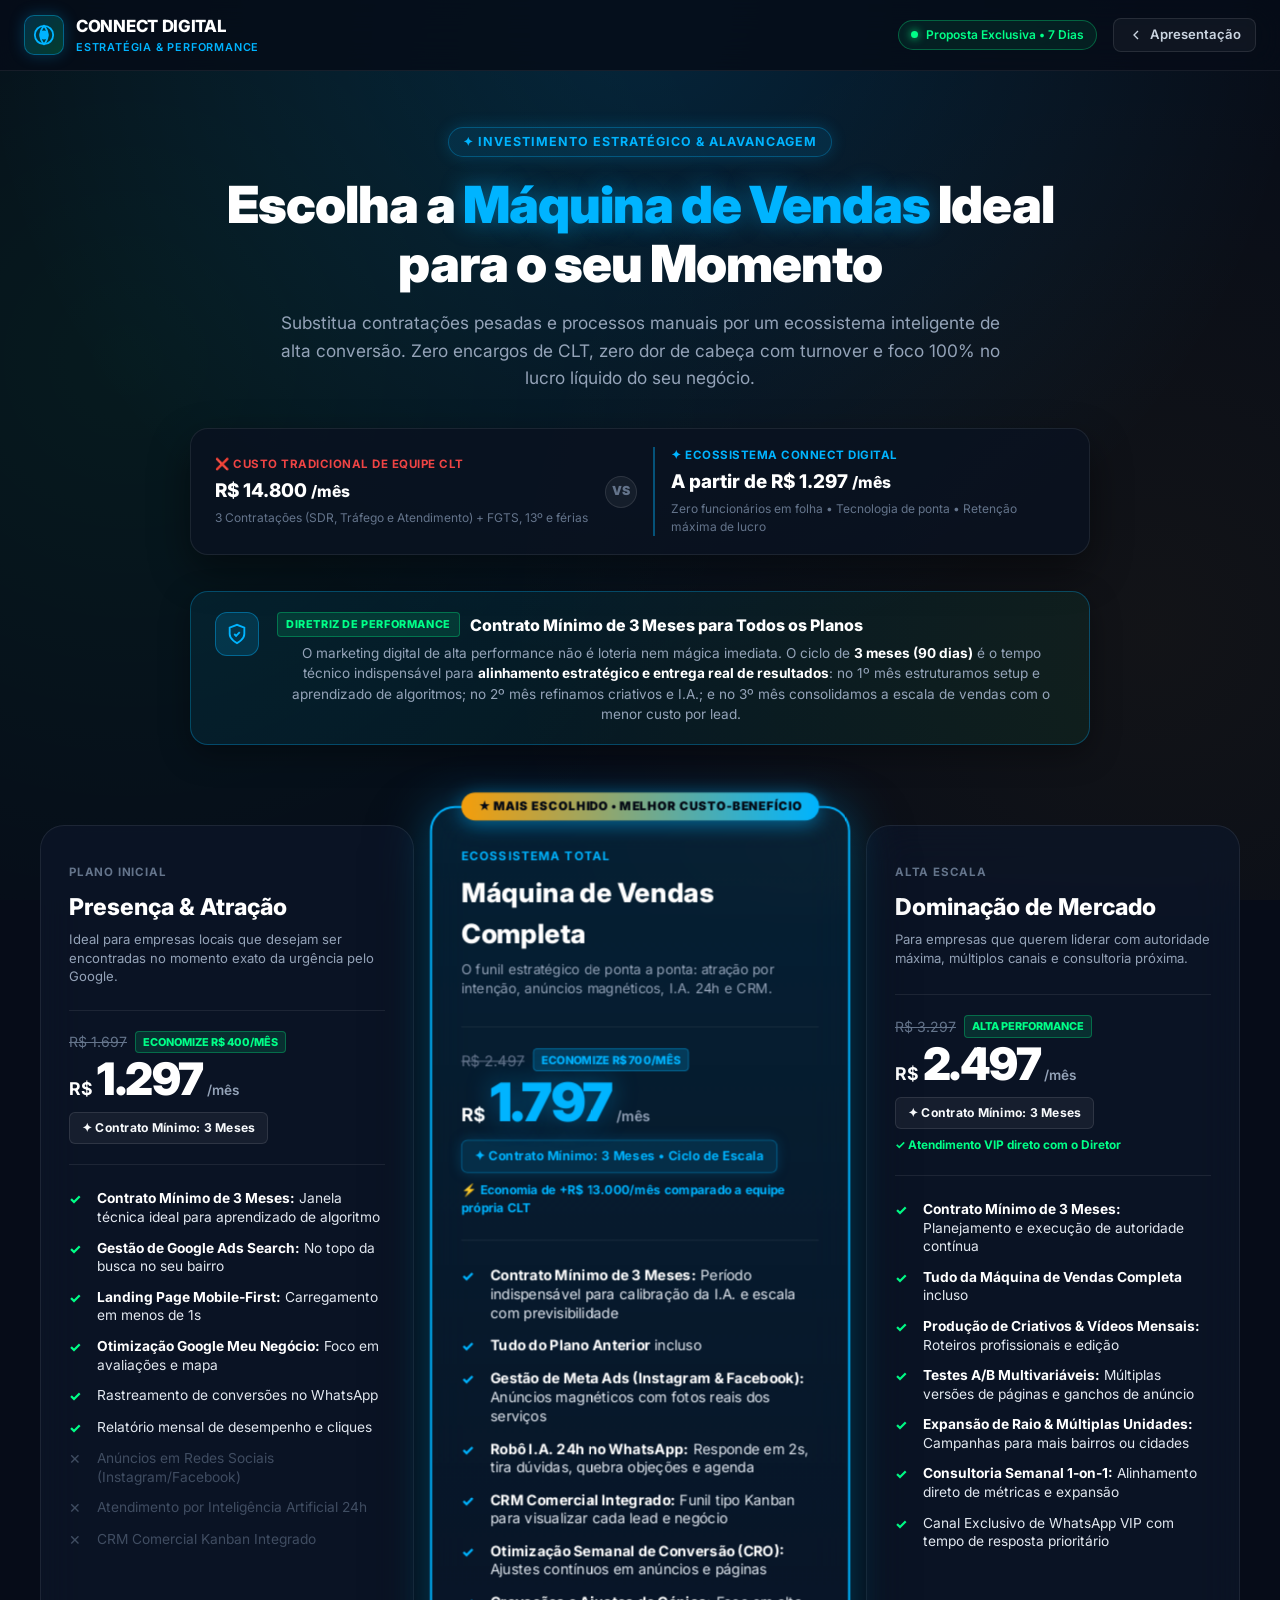
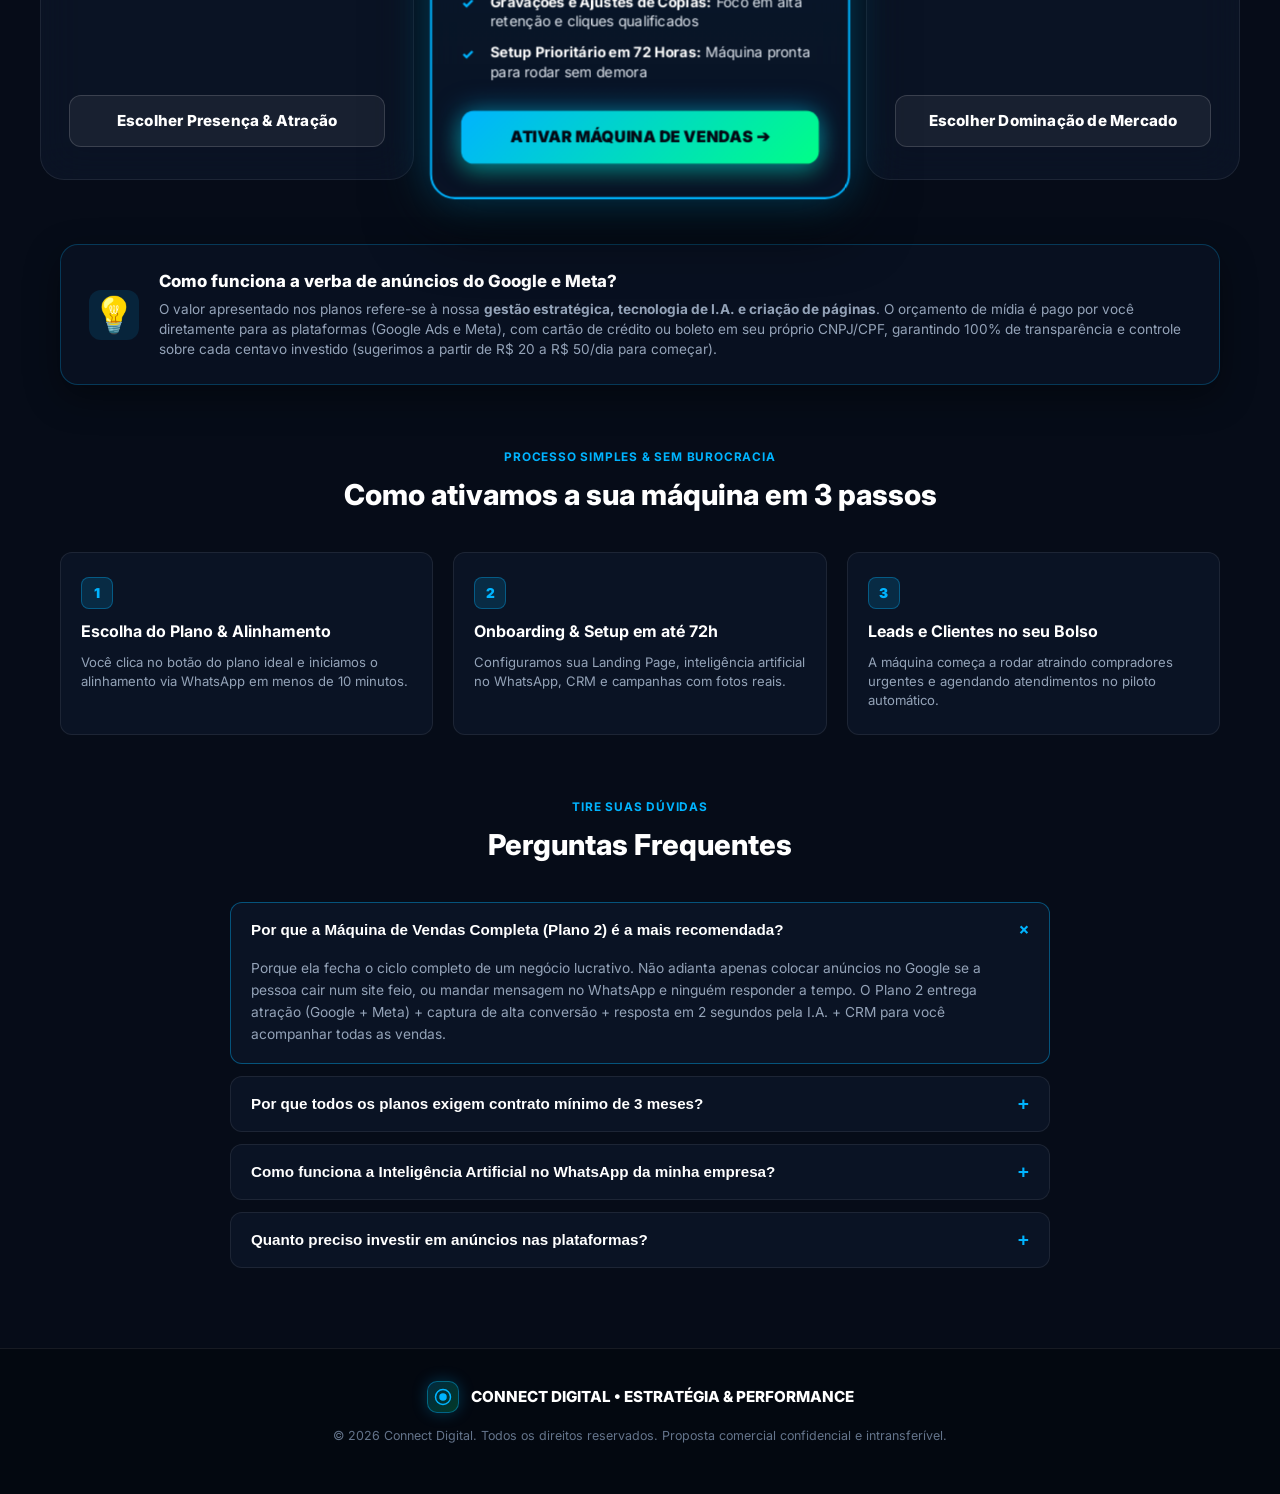
<file: proposta.html>
<!DOCTYPE html>
<html lang="pt-BR">

<head>
  <meta charset="UTF-8">
  <meta name="viewport" content="width=device-width, initial-scale=1.0, maximum-scale=5.0">
  <title>Proposta Comercial de Prestação de Serviços — Connect Digital</title>
  <meta name="description"
    content="Conheça os 3 planos estratégicos da Connect Digital: tráfego pago, inteligência artificial no WhatsApp, páginas de alta conversão e CRM integrado sem inchar folha de pagamento.">

  <!-- Open Graph / Redes Sociais -->
  <meta property="og:type" content="website">
  <meta property="og:title" content="Proposta Comercial — Connect Digital">
  <meta property="og:description"
    content="Estrutura enxuta, alta conversão e máximo lucro no seu bolso. Escolha o plano ideal para a sua empresa.">
  <meta property="og:image" content="assets/card_feed_1.jpg">

  <!-- Favicon & Fontes -->
  <link rel="icon" type="image/svg+xml"
    href="data:image/svg+xml,<svg xmlns='http://www.w3.org/2000/svg' viewBox='0 0 100 100'><circle cx='50' cy='50' r='45' fill='%23060c18' stroke='%2300b4ff' stroke-width='6'/><circle cx='50' cy='50' r='20' fill='%2300ff88'/></svg>">
  <link rel="preconnect" href="https://fonts.googleapis.com">
  <link rel="preconnect" href="https://fonts.gstatic.com" crossorigin>
  <link href="https://fonts.googleapis.com/css2?family=Inter:wght@400;500;600;700;800;900&display=swap"
    rel="stylesheet">

  <link rel="stylesheet" href="proposta.css">
</head>

<body>

  <!-- ======================================================================
       HEADER PRINCIPAL (Inicia diretamente no header, sem barra de anúncio)
       ====================================================================== -->
  <header class="main-header">
    <div class="header-container">
      <div class="brand-wrap">
        <div class="brand-icon-box">
          <svg viewBox="0 0 24 24" fill="none" stroke="currentColor" stroke-width="2">
            <circle cx="12" cy="12" r="10"></circle>
            <circle cx="12" cy="12" r="4" fill="currentColor"></circle>
            <path d="M12 2a15.3 15.3 0 0 1 4 10 15.3 15.3 0 0 1-4 10 15.3 15.3 0 0 1-4-10 15.3 15.3 0 0 1 4-10z"></path>
          </svg>
        </div>
        <div class="brand-text-col">
          <span class="brand-title">CONNECT DIGITAL</span>
          <span class="brand-sub">ESTRATÉGIA &amp; PERFORMANCE</span>
        </div>
      </div>

      <div class="header-actions">
        <div class="proposal-status-badge">
          <span class="status-dot-pulse"></span>
          <span>Proposta Exclusiva • 7 Dias</span>
        </div>
        <a href="index.html" class="btn-header-back" title="Ver Apresentação Motion">
          <svg width="16" height="16" viewBox="0 0 24 24" fill="none" stroke="currentColor" stroke-width="2">
            <polyline points="15 18 9 12 15 6"></polyline>
          </svg>
          <span>Apresentação</span>
        </a>
      </div>
    </div>
  </header>

  <!-- ======================================================================
       HERO DA PROPOSTA
       ====================================================================== -->
  <section class="hero-section">
    <div class="hero-container">
      <div class="hero-eyebrow">
        <span>✦ INVESTIMENTO ESTRATÉGICO &amp; ALAVANCAGEM</span>
      </div>

      <h1 class="hero-title">
        Escolha a <span class="highlight-cyan">Máquina de Vendas</span> Ideal para o seu Momento
      </h1>

      <p class="hero-desc">
        Substitua contratações pesadas e processos manuais por um ecossistema inteligente de alta conversão. Zero
        encargos de CLT, zero dor de cabeça com turnover e foco 100% no lucro líquido do seu negócio.
      </p>

      <!-- Banner de Ancoragem Psicológica de Preço -->
      <div class="anchoring-banner">
        <div class="anchor-col-danger">
          <span class="anchor-tag danger">❌ Custo Tradicional de Equipe CLT</span>
          <strong class="anchor-main-val">R$ 14.800 <small>/mês</small></strong>
          <span class="anchor-sub-desc">3 Contratações (SDR, Tráfego e Atendimento) + FGTS, 13º e férias</span>
        </div>

        <div class="anchor-vs-badge">VS</div>

        <div class="anchor-col-success">
          <span class="anchor-tag success">✦ Ecossistema Connect Digital</span>
          <strong class="anchor-main-val">A partir de R$ 1.297 <small>/mês</small></strong>
          <span class="anchor-sub-desc">Zero funcionários em folha • Tecnologia de ponta • Retenção máxima de lucro</span>
        </div>
      </div>

      <!-- Banner de Alinhamento Estratégico: Contrato Mínimo de 3 Meses -->
      <div class="contract-rule-banner">
        <div class="contract-rule-icon">
          <svg viewBox="0 0 24 24" fill="none" stroke="currentColor" stroke-width="2">
            <path d="M12 22s8-4 8-10V5l-8-3-8 3v7c0 6 8 10 8 10z"></path>
            <path d="m9 12 2 2 4-4"></path>
          </svg>
        </div>
        <div class="contract-rule-content">
          <div class="contract-rule-header">
            <span class="contract-rule-tag">DIRETRIZ DE PERFORMANCE</span>
            <h4>Contrato Mínimo de 3 Meses para Todos os Planos</h4>
          </div>
          <p>
            O marketing digital de alta performance não é loteria nem mágica imediata. O ciclo de <strong>3 meses (90 dias)</strong> é o tempo técnico indispensável para <strong>alinhamento estratégico e entrega real de resultados</strong>: no 1º mês estruturamos setup e aprendizado de algoritmos; no 2º mês refinamos criativos e I.A.; e no 3º mês consolidamos a escala de vendas com o menor custo por lead.
          </p>
        </div>
      </div>
    </div>
  </section>

  <!-- ======================================================================
       GRID DOS 3 PLANOS DE PRESTAÇÃO DE SERVIÇO
       ====================================================================== -->
  <main class="pricing-section" id="planos">
    <div class="pricing-grid">

      <!-- PLANO 1: ENTRADA / PRESENÇA & ATRAÇÃO -->
      <div class="pricing-card">
        <div class="card-header-block">
          <span class="plan-tier-badge">Plano Inicial</span>
          <h3 class="plan-name">Presença &amp; Atração</h3>
          <p class="plan-tagline">
            Ideal para empresas locais que desejam ser encontradas no momento exato da urgência pelo Google.
          </p>
        </div>

        <div class="price-block">
          <div class="price-strike-row">
            <span class="strike-price">R$ 1.697</span>
            <span class="discount-badge">ECONOMIZE R$ 400/MÊS</span>
          </div>
          <div class="price-main-row">
            <span class="currency-symbol">R$</span>
            <span class="price-number">1.297</span>
            <span class="price-period">/mês</span>
          </div>
          <div class="plan-contract-badge">✦ Contrato Mínimo: 3 Meses</div>
        </div>

        <ul class="features-list">
          <li class="feature-item">
            <span class="feature-icon-check">✓</span>
            <span><strong>Contrato Mínimo de 3 Meses:</strong> Janela técnica ideal para aprendizado de algoritmo</span>
          </li>
          <li class="feature-item">
            <span class="feature-icon-check">✓</span>
            <span><strong>Gestão de Google Ads Search:</strong> No topo da busca no seu bairro</span>
          </li>
          <li class="feature-item">
            <span class="feature-icon-check">✓</span>
            <span><strong>Landing Page Mobile-First:</strong> Carregamento em menos de 1s</span>
          </li>
          <li class="feature-item">
            <span class="feature-icon-check">✓</span>
            <span><strong>Otimização Google Meu Negócio:</strong> Foco em avaliações e mapa</span>
          </li>
          <li class="feature-item">
            <span class="feature-icon-check">✓</span>
            <span>Rastreamento de conversões no WhatsApp</span>
          </li>
          <li class="feature-item">
            <span class="feature-icon-check">✓</span>
            <span>Relatório mensal de desempenho e cliques</span>
          </li>
          <li class="feature-item excluded">
            <span class="feature-icon-cross">✕</span>
            <span>Anúncios em Redes Sociais (Instagram/Facebook)</span>
          </li>
          <li class="feature-item excluded">
            <span class="feature-icon-cross">✕</span>
            <span>Atendimento por Inteligência Artificial 24h</span>
          </li>
          <li class="feature-item excluded">
            <span class="feature-icon-cross">✕</span>
            <span>CRM Comercial Kanban Integrado</span>
          </li>
        </ul>

        <a href="https://wa.me/5551998777570?text=Ol%C3%A1%20Rafael!%20Analisei%20a%20proposta%20comercial%20da%20Connect%20Digital%20e%20quero%20fechar%20o%20Plano%201%20(Presen%C3%A7a%20%26%20Atra%C3%A7%C3%A3o%20-%20R%24%201.297%2Fm%C3%AAs%20com%20contrato%20de%203%20meses).%20Como%20iniciamos%3F"
          target="_blank" rel="noopener" class="btn-plan btn-secondary">
          <span>Escolher Presença &amp; Atração</span>
        </a>
      </div>

      <!-- PLANO 2: OURO / OPÇÃO DO MEIO (MÁQUINA DE VENDAS COMPLETA — DECOY TARGET) -->
      <div class="pricing-card featured-card">
        <div class="featured-badge-top">
          ★ MAIS ESCOLHIDO • MELHOR CUSTO-BENEFÍCIO
        </div>

        <div class="card-header-block">
          <span class="plan-tier-badge" style="color: var(--cyan-neon);">Ecossistema Total</span>
          <h3 class="plan-name">Máquina de Vendas Completa</h3>
          <p class="plan-tagline">
            O funil estratégico de ponta a ponta: atração por intenção, anúncios magnéticos, I.A. 24h e CRM.
          </p>
        </div>

        <div class="price-block">
          <div class="price-strike-row">
            <span class="strike-price">R$ 2.497</span>
            <span class="discount-badge" style="background: rgba(0, 180, 255, 0.2); color: var(--cyan-neon); border-color: rgba(0, 180, 255, 0.4);">
              ECONOMIZE R$ 700/MÊS
            </span>
          </div>
          <div class="price-main-row">
            <span class="currency-symbol">R$</span>
            <span class="price-number">1.797</span>
            <span class="price-period">/mês</span>
          </div>
          <div class="plan-contract-badge featured-badge">✦ Contrato Mínimo: 3 Meses • Ciclo de Escala</div>
          <span class="price-anchor-savings" style="color: var(--cyan-neon); display: block; margin-top: 8px;">
            ⚡ Economia de +R$ 13.000/mês comparado a equipe própria CLT
          </span>
        </div>

        <ul class="features-list">
          <li class="feature-item">
            <span class="feature-icon-check" style="color: var(--cyan-neon);">✓</span>
            <span><strong>Contrato Mínimo de 3 Meses:</strong> Período indispensável para calibração da I.A. e escala com previsibilidade</span>
          </li>
          <li class="feature-item">
            <span class="feature-icon-check" style="color: var(--cyan-neon);">✓</span>
            <span><strong>Tudo do Plano Anterior</strong> incluso</span>
          </li>
          <li class="feature-item">
            <span class="feature-icon-check" style="color: var(--cyan-neon);">✓</span>
            <span><strong>Gestão de Meta Ads (Instagram &amp; Facebook):</strong> Anúncios magnéticos com fotos reais dos serviços</span>
          </li>
          <li class="feature-item">
            <span class="feature-icon-check" style="color: var(--cyan-neon);">✓</span>
            <span><strong>Robô I.A. 24h no WhatsApp:</strong> Responde em 2s, tira dúvidas, quebra objeções e agenda</span>
          </li>
          <li class="feature-item">
            <span class="feature-icon-check" style="color: var(--cyan-neon);">✓</span>
            <span><strong>CRM Comercial Integrado:</strong> Funil tipo Kanban para visualizar cada lead e negócio</span>
          </li>
          <li class="feature-item">
            <span class="feature-icon-check" style="color: var(--cyan-neon);">✓</span>
            <span><strong>Otimização Semanal de Conversão (CRO):</strong> Ajustes contínuos em anúncios e páginas</span>
          </li>
          <li class="feature-item">
            <span class="feature-icon-check" style="color: var(--cyan-neon);">✓</span>
            <span><strong>Gravações e Ajustes de Cópias:</strong> Foco em alta retenção e cliques qualificados</span>
          </li>
          <li class="feature-item">
            <span class="feature-icon-check" style="color: var(--cyan-neon);">✓</span>
            <span><strong>Setup Prioritário em 72 Horas:</strong> Máquina pronta para rodar sem demora</span>
          </li>
        </ul>

        <a href="https://wa.me/5551998777570?text=Ol%C3%A1%20Rafael!%20Analisei%20a%20proposta%20comercial%20da%20Connect%20Digital%20e%20decidi%20pelo%20Plano%202%20(M%C3%A1quina%20de%20Vendas%20Completa%20-%20R%24%201.797%2Fm%C3%AAs%20com%20contrato%20de%203%20meses).%20Quero%20ativar%20o%20ecossistema%20completo!"
          target="_blank" rel="noopener" class="btn-plan btn-primary-hero">
          <span>ATIVAR MÁQUINA DE VENDAS ➔</span>
        </a>
      </div>

      <!-- PLANO 3: DOMINAÇÃO DE MERCADO / ALTO TICKET -->
      <div class="pricing-card">
        <div class="card-header-block">
          <span class="plan-tier-badge">Alta Escala</span>
          <h3 class="plan-name">Dominação de Mercado</h3>
          <p class="plan-tagline">
            Para empresas que querem liderar com autoridade máxima, múltiplos canais e consultoria próxima.
          </p>
        </div>

        <div class="price-block">
          <div class="price-strike-row">
            <span class="strike-price">R$ 3.297</span>
            <span class="discount-badge">ALTA PERFORMANCE</span>
          </div>
          <div class="price-main-row">
            <span class="currency-symbol">R$</span>
            <span class="price-number">2.497</span>
            <span class="price-period">/mês</span>
          </div>
          <div class="plan-contract-badge">✦ Contrato Mínimo: 3 Meses</div>
          <span class="price-anchor-savings" style="display: block; margin-top: 8px;">✓ Atendimento VIP direto com o Diretor</span>
        </div>

        <ul class="features-list">
          <li class="feature-item">
            <span class="feature-icon-check">✓</span>
            <span><strong>Contrato Mínimo de 3 Meses:</strong> Planejamento e execução de autoridade contínua</span>
          </li>
          <li class="feature-item">
            <span class="feature-icon-check">✓</span>
            <span><strong>Tudo da Máquina de Vendas Completa</strong> incluso</span>
          </li>
          <li class="feature-item">
            <span class="feature-icon-check">✓</span>
            <span><strong>Produção de Criativos &amp; Vídeos Mensais:</strong> Roteiros profissionais e edição</span>
          </li>
          <li class="feature-item">
            <span class="feature-icon-check">✓</span>
            <span><strong>Testes A/B Multivariáveis:</strong> Múltiplas versões de páginas e ganchos de anúncio</span>
          </li>
          <li class="feature-item">
            <span class="feature-icon-check">✓</span>
            <span><strong>Expansão de Raio &amp; Múltiplas Unidades:</strong> Campanhas para mais bairros ou cidades</span>
          </li>
          <li class="feature-item">
            <span class="feature-icon-check">✓</span>
            <span><strong>Consultoria Semanal 1-on-1:</strong> Alinhamento direto de métricas e expansão</span>
          </li>
          <li class="feature-item">
            <span class="feature-icon-check">✓</span>
            <span>Canal Exclusivo de WhatsApp VIP com tempo de resposta prioritário</span>
          </li>
        </ul>

        <a href="https://wa.me/5551998777570?text=Ol%C3%A1%20Rafael!%20Analisei%20a%20proposta%20comercial%20da%20Connect%20Digital%20e%20tenho%20interesse%20no%20Plano%203%20(Domina%C3%A7%C3%A3o%20de%20Mercado%20-%20R%24%202.497%2Fm%C3%AAs%20com%20contrato%20de%203%20meses).%20Podemos%20conversar%3F"
          target="_blank" rel="noopener" class="btn-plan btn-secondary">
          <span>Escolher Dominação de Mercado</span>
        </a>
      </div>

    </div>
  </main>

  <!-- ======================================================================
       TRANSPARÊNCIA: VERBA DE ANÚNCIOS (GOOGLE & META)
       ====================================================================== -->
  <section class="transparency-section">
    <div class="transparency-box">
      <div class="transparency-icon">💡</div>
      <div class="transparency-text">
        <h4>Como funciona a verba de anúncios do Google e Meta?</h4>
        <p>
          O valor apresentado nos planos refere-se à nossa <strong>gestão estratégica, tecnologia de I.A. e criação de
            páginas</strong>. O orçamento de mídia é pago por você diretamente para as plataformas (Google Ads e Meta),
          com cartão de crédito ou boleto em seu próprio CNPJ/CPF, garantindo 100% de transparência e controle sobre cada
          centavo investido (sugerimos a partir de R$ 20 a R$ 50/dia para começar).
        </p>
      </div>
    </div>
  </section>

  <!-- ======================================================================
       ETAPAS DE ATIVAÇÃO RÁPIDA (ONBOARDING EM 72H)
       ====================================================================== -->
  <section class="steps-section">
    <div class="section-headline-block">
      <span class="section-tag">Processo Simples &amp; Sem Burocracia</span>
      <h2 class="section-title">Como ativamos a sua máquina em 3 passos</h2>
    </div>

    <div class="steps-grid">
      <div class="step-card">
        <span class="step-num-badge">1</span>
        <h5>Escolha do Plano &amp; Alinhamento</h5>
        <p>Você clica no botão do plano ideal e iniciamos o alinhamento via WhatsApp em menos de 10 minutos.</p>
      </div>

      <div class="step-card">
        <span class="step-num-badge">2</span>
        <h5>Onboarding &amp; Setup em até 72h</h5>
        <p>Configuramos sua Landing Page, inteligência artificial no WhatsApp, CRM e campanhas com fotos reais.</p>
      </div>

      <div class="step-card">
        <span class="step-num-badge">3</span>
        <h5>Leads e Clientes no seu Bolso</h5>
        <p>A máquina começa a rodar atraindo compradores urgentes e agendando atendimentos no piloto automático.</p>
      </div>
    </div>
  </section>

  <!-- ======================================================================
       FAQ INTERATIVO (ACORDEÃO DE DÚVIDAS FREQUENTES)
       ====================================================================== -->
  <section class="faq-section">
    <div class="section-headline-block" style="text-align: center;">
      <span class="section-tag">Tire suas Dúvidas</span>
      <h2 class="section-title">Perguntas Frequentes</h2>
    </div>

    <div class="faq-list">
      <div class="faq-item active">
        <button class="faq-question-btn" type="button">
          <span>Por que a Máquina de Vendas Completa (Plano 2) é a mais recomendada?</span>
          <span class="faq-icon-toggle">+</span>
        </button>
        <div class="faq-answer-body">
          Porque ela fecha o ciclo completo de um negócio lucrativo. Não adianta apenas colocar anúncios no Google se a
          pessoa cair num site feio, ou mandar mensagem no WhatsApp e ninguém responder a tempo. O Plano 2 entrega atração
          (Google + Meta) + captura de alta conversão + resposta em 2 segundos pela I.A. + CRM para você acompanhar todas
          as vendas.
        </div>
      </div>

      <div class="faq-item">
        <button class="faq-question-btn" type="button">
          <span>Por que todos os planos exigem contrato mínimo de 3 meses?</span>
          <span class="faq-icon-toggle">+</span>
        </button>
        <div class="faq-answer-body">
          Porque marketing digital de alta precisão não é loteria nem mágica imediata. O ciclo de 90 dias (3 meses) é o tempo técnico necessário para: <strong>1º mês</strong> — estruturação do setup, páginas e início do aprendizado dos algoritmos (Google e Meta); <strong>2º mês</strong> — otimização contínua de criativos, calibração da I.A. e barateamento do custo por lead; e <strong>3º mês</strong> — escala consolidada com retorno previsível no seu caixa. Sem essa janela técnica, qualquer trabalho fica exposto a oscilações normais de início de teste. Essa regra garante o alinhamento mútuo indispensável para a entrega consistente de resultados reais, sem prender você em fidelidades abusivas de longo prazo (como 12 meses).
        </div>
      </div>

      <div class="faq-item">
        <button class="faq-question-btn" type="button">
          <span>Como funciona a Inteligência Artificial no WhatsApp da minha empresa?</span>
          <span class="faq-icon-toggle">+</span>
        </button>
        <div class="faq-answer-body">
          Nós treinamos a I.A. com todos os seus serviços, diferenciais, horários e formas de pagamento. Quando o lead
          entra, ela responde instantaneamente em 2 segundos de forma humanizada e empática, tira dúvidas, solicita dados
          de contato e direciona para o seu CRM, sem você precisar parar o seu trabalho manual.
        </div>
      </div>

      <div class="faq-item">
        <button class="faq-question-btn" type="button">
          <span>Quanto preciso investir em anúncios nas plataformas?</span>
          <span class="faq-icon-toggle">+</span>
        </button>
        <div class="faq-answer-body">
          Recomendamos iniciar com um orçamento a partir de R$ 600 a R$ 1.500/mês distribuído entre Google e Instagram. A
          grande vantagem é que conforme os primeiros clientes entram e você fecha os serviços, o próprio lucro do
          trabalho financia o aumento da verba.
        </div>
      </div>
    </div>
  </section>

  <!-- ======================================================================
       FOOTER DA PROPOSTA
       ====================================================================== -->
  <footer class="proposal-footer">
    <div class="footer-container">
      <div class="brand-wrap">
        <div class="brand-icon-box" style="width: 32px; height: 32px;">
          <svg viewBox="0 0 24 24" fill="none" stroke="currentColor" stroke-width="2" style="width: 18px; height: 18px;">
            <circle cx="12" cy="12" r="10"></circle>
            <circle cx="12" cy="12" r="4" fill="currentColor"></circle>
          </svg>
        </div>
        <span class="footer-brand">CONNECT DIGITAL • ESTRATÉGIA &amp; PERFORMANCE</span>
      </div>
      <p class="footer-meta">
        © 2026 Connect Digital. Todos os direitos reservados. Proposta comercial confidencial e intransferível.
      </p>
    </div>
  </footer>

  <!-- ======================================================================
       BARRA STICKY INFERIOR PARA MOBILE (CONVERSÃO RÁPIDA)
       ====================================================================== -->
  <aside class="mobile-sticky-bar">
    <div class="mobile-sticky-inner">
      <div class="sticky-plan-info">
        <span class="sticky-plan-name">Plano Recomendado:</span>
        <strong class="sticky-plan-price">Máquina de Vendas • R$ 1.797/mês</strong>
      </div>
      <a href="https://wa.me/5551998777570?text=Ol%C3%A1%20Rafael!%20Analisei%20a%20proposta%20comercial%20da%20Connect%20Digital%20e%20decidi%20pelo%20Plano%202%20(M%C3%A1quina%20de%20Vendas%20Completa%20-%20R%24%201.797%2Fm%C3%AAs%20com%20contrato%20de%203%20meses).%20Quero%20ativar%20o%20ecossistema%20completo!"
        target="_blank" rel="noopener" class="btn-mobile-sticky-cta">
        ATIVAR PLANO 2 ➔
      </a>
    </div>
  </aside>

  <!-- Script Interativo Nativo (FAQ Accordion) -->
  <script>
    document.addEventListener('DOMContentLoaded', () => {
      const faqItems = document.querySelectorAll('.faq-item');
      faqItems.forEach(item => {
        const btn = item.querySelector('.faq-question-btn');
        if (btn) {
          btn.addEventListener('click', () => {
            const isActive = item.classList.contains('active');
            faqItems.forEach(other => other.classList.remove('active'));
            if (!isActive) item.classList.add('active');
          });
        }
      });
    });
  </script>
</body>

</html>
</file>
<file: style.css>
/* ==========================================================================
   CONNECT DIGITAL — APRESENTAÇÃO MOTION GRAPHICS (16:9 WIDESCREEN 60FPS)
   Cores: Deep Cyber Dark (#070A13) + Cyan Neon (#00B4FF) + WhatsApp (#25D366)
   100% Purple-Ban Compliant • Sem Legendas • Experiência Cinematográfica
   ========================================================================== */

:root {
  /* Cores Principais */
  --bg-deep: #060913;
  --bg-surface: #0D1424;
  --bg-card: rgba(15, 23, 42, 0.75);
  --bg-card-border: rgba(0, 180, 255, 0.22);
  
  --cyan-neon: #00B4FF;
  --cyan-glow: rgba(0, 180, 255, 0.35);
  --cyan-dark: #0088CC;
  
  --green-whatsapp: #25D366;
  --green-glow: rgba(37, 211, 102, 0.35);

  --red-danger: #EF4444;
  --gold-star: #FBBF24;
  
  --text-white: #FFFFFF;
  --text-light: #F1F5F9;
  --text-muted: #94A3B8;

  /* Tipografia */
  --font-display: 'Space Grotesk', -apple-system, sans-serif;
  --font-body: 'Plus Jakarta Sans', -apple-system, sans-serif;

  /* Transições e Bordas */
  --radius-sm: 8px;
  --radius-md: 14px;
  --radius-lg: 24px;
  --radius-full: 9999px;
  --transition-smooth: 0.4s cubic-bezier(0.16, 1, 0.3, 1);
}

*, *::before, *::after {
  box-sizing: border-box;
  margin: 0;
  padding: 0;
}

html, body {
  width: 100%;
  height: 100%;
  background-color: #030509;
  font-family: var(--font-body);
  color: var(--text-white);
  overflow: hidden;
  display: flex;
  align-items: center;
  justify-content: center;
  -webkit-font-smoothing: antialiased;
}

/* --- 1. PALCO 16:9 RESPONSIVO (LETTERBOX / FULLSCREEN FIT) --- */
.stage-wrapper {
  width: 100vw;
  height: 100vh;
  display: flex;
  align-items: center;
  justify-content: center;
  background-color: #030509;
}

.stage-canvas {
  position: relative;
  width: min(100vw, calc(100vh * (16 / 9)));
  height: min(100vh, calc(100vw * (9 / 16)));
  max-width: 1920px;
  max-height: 1080px;
  aspect-ratio: 16 / 9;
  background-color: var(--bg-deep);
  overflow: hidden;
  box-shadow: 0 0 60px rgba(0, 180, 255, 0.15);
  display: flex;
  flex-direction: column;
}

/* --- 2. BACKGROUND TECH DINÂMICO --- */
.stage-bg {
  position: absolute;
  top: 0;
  left: 0;
  width: 100%;
  height: 100%;
  z-index: 1;
  pointer-events: none;
}

.tech-grid {
  position: absolute;
  top: 0;
  left: 0;
  width: 100%;
  height: 100%;
  background-image: 
    linear-gradient(rgba(0, 180, 255, 0.05) 1px, transparent 1px),
    linear-gradient(90deg, rgba(0, 180, 255, 0.05) 1px, transparent 1px);
  background-size: 60px 60px;
  opacity: 0.6;
}

.glow-orb {
  position: absolute;
  border-radius: 50%;
  filter: blur(110px);
  opacity: 0.45;
  pointer-events: none;
}

.orb-primary {
  width: 650px;
  height: 650px;
  background: radial-gradient(circle, var(--cyan-neon) 0%, transparent 70%);
  top: -150px;
  right: -100px;
  animation: floatOrb 12s ease-in-out infinite alternate;
}

.orb-secondary {
  width: 500px;
  height: 500px;
  background: radial-gradient(circle, #0284C7 0%, transparent 70%);
  bottom: -100px;
  left: -80px;
  animation: floatOrb 16s ease-in-out infinite alternate-reverse;
}

@keyframes floatOrb {
  0% { transform: translate(0, 0) scale(1); }
  100% { transform: translate(-40px, 40px) scale(1.12); }
}

/* --- 3. CABEÇALHO DO PALCO (BRANDING & CENAS) --- */
.stage-header {
  position: relative;
  z-index: 10;
  display: flex;
  align-items: center;
  justify-content: space-between;
  padding: 10px 36px 0 36px;
  height: 56px;
}

.brand-badge {
  display: flex;
  align-items: center;
  gap: 10px;
}

.brand-icon {
  width: 32px;
  height: 32px;
  filter: drop-shadow(0 0 10px var(--cyan-glow));
}

.brand-name {
  display: block;
  font-family: var(--font-display);
  font-size: 0.95rem;
  font-weight: 700;
  letter-spacing: 1.2px;
  color: var(--text-white);
}

.brand-sub {
  display: block;
  font-size: 0.6rem;
  font-weight: 700;
  letter-spacing: 1.8px;
  color: var(--cyan-neon);
}

.scene-indicator {
  display: flex;
  align-items: center;
  gap: 8px;
  background: rgba(13, 20, 36, 0.7);
  backdrop-filter: blur(12px);
  padding: 4px 14px;
  border-radius: var(--radius-full);
  border: 1px solid var(--bg-card-border);
}

.scene-badge {
  font-size: 0.68rem;
  font-weight: 800;
  color: var(--cyan-neon);
  letter-spacing: 1px;
}

.scene-title-tag {
  font-size: 0.75rem;
  font-weight: 600;
  color: var(--text-light);
  border-left: 1px solid rgba(255, 255, 255, 0.15);
  padding-left: 8px;
}

/* --- 4. PAINÉIS DE CENA (SLIDES MOTION 16:9 ENQUADRAMENTO PERFEITO) --- */
.scene-panel {
  position: absolute;
  top: 56px;
  left: 0;
  width: 100%;
  height: calc(100% - 114px);
  z-index: 5;
  padding: 6px 36px;
  display: flex;
  align-items: center;
  opacity: 0;
  visibility: hidden;
  transform: translateY(12px) scale(0.99);
  transition: opacity 0.4s ease, transform 0.4s cubic-bezier(0.16, 1, 0.3, 1), visibility 0.4s;
  pointer-events: none;
  box-sizing: border-box;
}

.scene-panel.active {
  opacity: 1;
  visibility: visible;
  transform: translateY(0) scale(1);
  pointer-events: auto;
}

.scene-split {
  width: 100%;
  height: 100%;
  display: grid;
  grid-template-columns: 1.05fr 1fr;
  align-items: center;
  gap: 28px;
}

.scene-col-left {
  display: flex;
  flex-direction: column;
  justify-content: center;
  gap: 10px;
  max-height: 100%;
}

.scene-col-right {
  display: flex;
  align-items: center;
  justify-content: center;
  width: 100%;
  height: 100%;
}

/* Callout Tags */
.callout-tag {
  display: inline-flex;
  align-items: center;
  gap: 6px;
  font-size: 0.7rem;
  font-weight: 700;
  text-transform: uppercase;
  letter-spacing: 1px;
  color: var(--cyan-neon);
  background: rgba(0, 180, 255, 0.12);
  border: 1px solid rgba(0, 180, 255, 0.3);
  padding: 4px 12px;
  border-radius: var(--radius-full);
  align-self: flex-start;
}

.callout-tag.green {
  color: var(--green-whatsapp);
  background: rgba(37, 211, 102, 0.12);
  border-color: rgba(37, 211, 102, 0.35);
}

.tag-pulse {
  width: 7px;
  height: 7px;
  background-color: var(--cyan-neon);
  border-radius: 50%;
  box-shadow: 0 0 10px var(--cyan-neon);
  animation: pulseTag 1.8s infinite;
}

@keyframes pulseTag {
  0% { transform: scale(0.85); opacity: 0.6; }
  50% { transform: scale(1.3); opacity: 1; }
  100% { transform: scale(0.85); opacity: 0.6; }
}

.tag-svg {
  width: 14px;
  height: 14px;
}

/* Títulos Motion Equilibrados e Sem Cortes */
.motion-title {
  font-family: var(--font-display);
  font-size: clamp(1.4rem, 1.95vw, 1.9rem);
  font-weight: 700;
  line-height: 1.15;
  color: var(--text-white);
  letter-spacing: -0.3px;
}

.highlight-cyan {
  color: var(--cyan-neon);
  text-shadow: 0 0 18px rgba(0, 180, 255, 0.5);
}

.highlight-red {
  color: var(--red-danger);
  text-shadow: 0 0 16px rgba(239, 68, 68, 0.4);
}

.highlight-green {
  color: var(--green-whatsapp);
  text-shadow: 0 0 16px rgba(37, 211, 102, 0.4);
}

.motion-desc {
  font-size: clamp(0.78rem, 0.88vw, 0.86rem);
  color: var(--text-muted);
  line-height: 1.4;
  max-width: 520px;
}

/* Chips dos 4 Nichos Foco */
.niches-mosaic-mini {
  display: grid;
  grid-template-columns: repeat(2, 1fr);
  gap: 6px;
  margin-top: 2px;
}

.niche-chip {
  display: flex;
  align-items: center;
  gap: 8px;
  background: rgba(15, 23, 42, 0.65);
  border: 1px solid rgba(255, 255, 255, 0.1);
  padding: 6px 10px;
  border-radius: var(--radius-sm);
  font-size: 0.76rem;
  font-weight: 600;
  color: var(--text-light);
  transition: all var(--transition-smooth);
}

.niche-chip.active-chip {
  border-color: var(--cyan-neon);
  background: rgba(0, 180, 255, 0.1);
}

.niche-icon {
  font-size: 1rem;
}

/* Bullets de Benefícios Compactos */
.feature-bullets {
  display: flex;
  flex-direction: column;
  gap: 5px;
  margin-top: 2px;
}

.bullet-row {
  display: flex;
  align-items: center;
  gap: 8px;
  font-size: clamp(0.7rem, 0.78vw, 0.78rem);
  color: var(--text-light);
  background: rgba(13, 20, 36, 0.5);
  border: 1px solid rgba(255, 255, 255, 0.05);
  padding: 5px 10px;
  border-radius: var(--radius-sm);
}

.bullet-row strong {
  color: var(--text-white);
}

.bullet-check {
  width: 18px;
  height: 18px;
  border-radius: 50%;
  background: rgba(0, 180, 255, 0.15);
  color: var(--cyan-neon);
  display: flex;
  align-items: center;
  justify-content: center;
  font-size: 0.7rem;
  flex-shrink: 0;
}

/* --- 5. COMPONENTES VISUAIS (CENA 1: DIAGNÓSTICO DE FUGA vs. RETORNO) --- */
.leak-vs-roi-card {
  width: 100%;
  max-width: 540px;
  background: var(--bg-card);
  backdrop-filter: blur(24px);
  border: 1px solid var(--bg-card-border);
  border-radius: var(--radius-lg);
  overflow: hidden;
  box-shadow: 0 24px 60px rgba(0, 0, 0, 0.6), 0 0 30px rgba(0, 180, 255, 0.08);
}

.leak-card-header {
  display: flex;
  align-items: center;
  justify-content: space-between;
  padding: 10px 18px;
  background: rgba(10, 16, 30, 0.95);
  border-bottom: 1px solid rgba(255, 255, 255, 0.08);
}

.leak-header-left {
  display: flex;
  align-items: center;
  gap: 8px;
}

.dot {
  width: 9px;
  height: 9px;
  border-radius: 50%;
}
.dot.red { background-color: #EF4444; box-shadow: 0 0 6px rgba(239, 68, 68, 0.7); }
.dot.yellow { background-color: #F59E0B; }
.dot.green { background-color: #10B981; box-shadow: 0 0 6px rgba(16, 185, 129, 0.7); }

.card-bar-title {
  font-size: 0.75rem;
  color: #CBD5E1;
  font-weight: 700;
  letter-spacing: 0.5px;
}

.leak-badge-live {
  font-size: 0.58rem;
  font-weight: 800;
  color: #EF4444;
  background: rgba(239, 68, 68, 0.12);
  border: 1px solid rgba(239, 68, 68, 0.3);
  padding: 2px 7px;
  border-radius: var(--radius-full);
  letter-spacing: 0.8px;
  animation: pulseOpacity 2s infinite ease-in-out;
}

/* ==========================================================================
   CENA 0: ABERTURA PURA & CENTRALIZADA (PROPOSTA COMERCIAL)
   ========================================================================== */
#scene0 {
  display: none;
  width: 100%;
  height: 100%;
  position: absolute;
  inset: 0;
  align-items: center;
  justify-content: center;
  text-align: center;
}

#scene0.active {
  display: flex !important;
}

.intro-centered-proposta {
  display: flex;
  align-items: center;
  justify-content: center;
  width: 100%;
  height: 100%;
  padding: 0 40px;
}

.hero-proposta-comercial {
  font-size: clamp(3.2rem, 6.2vw, 5.6rem);
  font-weight: 900;
  letter-spacing: -1.5px;
  line-height: 1.05;
  text-transform: uppercase;
  color: #ffffff;
  text-align: center;
  text-shadow: 0 4px 30px rgba(0, 0, 0, 0.7);
  user-select: none;
}

.hero-proposta-comercial .highlight-cyan {
  color: var(--cyan-neon);
  text-shadow: 0 0 35px rgba(0, 180, 255, 0.55), 0 0 70px rgba(0, 180, 255, 0.25);
}

.leak-badge-live.cyan-badge {
  color: var(--cyan-neon);
  background: rgba(0, 180, 255, 0.12);
  border: 1px solid rgba(0, 180, 255, 0.4);
  box-shadow: 0 0 10px rgba(0, 180, 255, 0.25);
}

.commercial-hero-title {
  font-size: clamp(1.7rem, 2.3vw, 2.25rem);
  font-weight: 800;
  letter-spacing: -0.5px;
  line-height: 1.1;
  margin-bottom: 8px;
}

.commercial-pillars {
  display: grid;
  grid-template-columns: repeat(2, 1fr);
  gap: 8px;
  margin-top: 12px;
}

/* ==========================================================================
   CENA 1: REVOX & MOTION SINCRONIZADO EM 3 ATOS (ALAVANCAGEM & TRAÇÃO)
   ========================================================================== */
.alavancagem-wrapper {
  width: 100%;
  height: 100%;
  display: flex;
  flex-direction: column;
  justify-content: center;
  gap: 12px;
}

.scene-stepper-bar {
  display: flex;
  align-items: center;
  justify-content: space-between;
  gap: 12px;
  width: 100%;
  max-width: 900px;
  margin: 0 auto;
}

.stepper-step {
  flex: 1;
  display: flex;
  align-items: center;
  gap: 10px;
  padding: 6px 14px;
  background: rgba(15, 23, 42, 0.65);
  border: 1px solid rgba(255, 255, 255, 0.08);
  border-radius: 8px;
  transition: all 0.35s ease;
  position: relative;
  overflow: hidden;
}

.stepper-step.active {
  background: rgba(0, 180, 255, 0.14);
  border-color: rgba(0, 180, 255, 0.5);
  box-shadow: 0 0 16px rgba(0, 180, 255, 0.25);
}

.step-num {
  font-size: 0.78rem;
  font-weight: 800;
  color: var(--cyan-neon);
  background: rgba(0, 180, 255, 0.18);
  padding: 2px 7px;
  border-radius: 5px;
}

.step-title {
  font-size: 0.8rem;
  font-weight: 600;
  color: #e2e8f0;
  letter-spacing: 0.2px;
}

.alavancagem-stage-col {
  width: 100%;
  display: flex;
  align-items: center;
  justify-content: center;
  position: relative;
}

.alavancagem-panel {
  display: none !important;
  width: 100%;
  max-width: 540px;
  min-height: 345px;
  margin: 0 auto;
}

.alavancagem-panel.active {
  display: flex !important;
  flex-direction: column;
}

/* Painel 1: Curva de Crescimento & Faturamento */
.growth-chart-body {
  padding: 16px 20px;
  display: flex;
  flex-direction: column;
  gap: 14px;
  flex: 1;
}

.growth-stats-row {
  display: flex;
  align-items: center;
  justify-content: space-between;
  gap: 14px;
}

.growth-stat-box {
  flex: 1;
  background: rgba(15, 23, 42, 0.65);
  border: 1px solid rgba(255, 255, 255, 0.08);
  border-radius: 8px;
  padding: 10px 14px;
}

.growth-stat-box.target {
  border-color: rgba(0, 180, 255, 0.45);
  background: rgba(0, 180, 255, 0.09);
  box-shadow: 0 0 15px rgba(0, 180, 255, 0.15);
}

.growth-stat-box .stat-label {
  font-size: 0.72rem;
  text-transform: uppercase;
  color: #94a3b8;
  display: block;
  margin-bottom: 2px;
}

.growth-stat-box .stat-value {
  font-size: 1.45rem;
  font-weight: 800;
  display: block;
}

.growth-stat-box .stat-sub {
  font-size: 0.72rem;
  color: #64748b;
}

.growth-arrow-glow {
  font-size: 1.3rem;
  color: var(--cyan-neon);
  font-weight: 800;
}

.growth-svg-container {
  position: relative;
  width: 100%;
  height: 125px;
  background: rgba(6, 12, 22, 0.65);
  border-radius: 8px;
  border: 1px solid rgba(255, 255, 255, 0.06);
  padding: 8px 12px;
  display: flex;
  align-items: center;
  justify-content: center;
}

.growth-svg {
  width: 100%;
  height: 100%;
  overflow: visible;
}

.growth-line {
  stroke-dasharray: 600;
  stroke-dashoffset: 600;
  animation: drawGrowthLine 1.8s cubic-bezier(0.16, 1, 0.3, 1) forwards;
}

@keyframes drawGrowthLine {
  to { stroke-dashoffset: 0; }
}

.chart-point-tag {
  position: absolute;
  right: 58px;
  top: 8px;
  font-size: 0.72rem;
  font-weight: 700;
  color: #00ff88;
  background: rgba(4, 10, 22, 0.92);
  backdrop-filter: blur(8px);
  border: 1px solid rgba(0, 255, 136, 0.55);
  border-radius: 20px;
  padding: 3px 12px;
  box-shadow: 0 0 14px rgba(0, 255, 136, 0.25);
  z-index: 2;
  white-space: nowrap;
}

.growth-footer-quote {
  padding: 9px 12px;
  background: rgba(0, 180, 255, 0.06);
  border-left: 3px solid var(--cyan-neon);
  border-radius: 6px;
  font-size: 0.78rem;
  color: #cbd5e1;
}

/* Painel 2: Ferramentas & Rota do Cliente Ideal */
.tools-flow-body {
  padding: 14px 18px;
  display: flex;
  flex-direction: column;
  gap: 10px;
}

.tool-flow-card {
  display: flex;
  align-items: center;
  gap: 12px;
  background: rgba(15, 23, 42, 0.7);
  border: 1px solid rgba(255, 255, 255, 0.08);
  border-radius: 8px;
  padding: 9px 12px;
  transition: all 0.3s ease;
}

.tool-flow-card.highlight {
  border-color: var(--cyan-neon);
  background: rgba(0, 180, 255, 0.14);
  box-shadow: 0 0 16px rgba(0, 180, 255, 0.35);
  transform: translateX(4px);
}

.tool-icon-wrap {
  font-size: 1.25rem;
  min-width: 32px;
  height: 32px;
  background: rgba(255, 255, 255, 0.06);
  border-radius: 7px;
  display: flex;
  align-items: center;
  justify-content: center;
}

.tool-info {
  display: flex;
  flex-direction: column;
  flex: 1;
}

.tool-info strong {
  font-size: 0.84rem;
  color: #ffffff;
}

.tool-info span {
  font-size: 0.72rem;
  color: #94a3b8;
  line-height: 1.2;
}

.tool-tag-status {
  font-size: 0.68rem;
  font-weight: 700;
  color: var(--cyan-neon);
  background: rgba(0, 180, 255, 0.15);
  border: 1px solid rgba(0, 180, 255, 0.35);
  border-radius: 4px;
  padding: 3px 8px;
  white-space: nowrap;
}

.tools-center-target {
  margin-top: 4px;
  padding: 9px 12px;
  background: linear-gradient(90deg, rgba(0, 180, 255, 0.12), rgba(0, 255, 136, 0.12));
  border: 1px solid rgba(0, 180, 255, 0.4);
  border-radius: 8px;
  display: flex;
  align-items: center;
  justify-content: center;
  gap: 8px;
  font-size: 0.8rem;
  color: #ffffff;
  box-shadow: 0 0 20px rgba(0, 180, 255, 0.2);
}

.cost-stamp-avoided {
  margin-top: 6px;
  text-align: center;
  font-size: 0.72rem;
  font-weight: 800;
  color: #ff4757;
  border: 1px dashed #ff4757;
  border-radius: 4px;
  padding: 3px 8px;
  letter-spacing: 0.5px;
  background: rgba(255, 71, 87, 0.12);
  box-shadow: 0 0 8px rgba(255, 71, 87, 0.25);
}

@keyframes pulseOpacity {
  0%, 100% { opacity: 1; }
  50% { opacity: 0.5; }
}

.leak-card-body {
  padding: 16px 18px;
  display: grid;
  grid-template-columns: 1fr auto 1.05fr;
  gap: 12px;
  align-items: stretch;
}

.leak-side {
  background: rgba(15, 23, 42, 0.65);
  border-radius: 10px;
  padding: 12px;
  display: flex;
  flex-direction: column;
  gap: 8px;
  border: 1px solid rgba(255, 255, 255, 0.06);
  transition: transform 0.3s ease, border-color 0.3s ease, box-shadow 0.3s ease;
}

.leak-side.danger-side {
  border-left: 3px solid #EF4444;
}

.leak-side.danger-side.pulse-highlight {
  box-shadow: 0 0 25px rgba(239, 68, 68, 0.35);
  border-color: #EF4444;
}

.leak-side.success-side {
  border-left: 3px solid var(--cyan-neon);
  background: rgba(8, 20, 38, 0.75);
}

.leak-side.success-side.pulse-highlight {
  box-shadow: 0 0 30px rgba(0, 180, 255, 0.4);
  border-color: var(--cyan-neon);
}

.side-top-row {
  display: flex;
  align-items: center;
  justify-content: space-between;
  gap: 4px;
}

.side-tag {
  font-size: 0.65rem;
  font-weight: 800;
  letter-spacing: 0.4px;
}

.text-danger { color: #F87171; }
.text-cyan { color: var(--cyan-neon); }

.side-loss-badge {
  font-size: 0.52rem;
  font-weight: 700;
  color: #EF4444;
  background: rgba(239, 68, 68, 0.15);
  padding: 1px 5px;
  border-radius: 4px;
}

.side-gain-badge {
  font-size: 0.52rem;
  font-weight: 700;
  color: #10B981;
  background: rgba(16, 185, 129, 0.15);
  padding: 1px 5px;
  border-radius: 4px;
}

.leak-metric-box {
  display: flex;
  align-items: baseline;
  gap: 3px;
  margin: 2px 0;
}

.metric-prefix {
  font-size: 0.78rem;
  font-weight: 700;
  color: #94A3B8;
}

.metric-val {
  font-family: var(--font-display);
  font-size: 1.45rem;
  font-weight: 800;
  line-height: 1;
}

.metric-period {
  font-size: 0.62rem;
  color: #64748B;
  font-weight: 600;
}

.leak-bar-container {
  width: 100%;
  height: 8px;
  background: rgba(255, 255, 255, 0.08);
  border-radius: var(--radius-full);
  overflow: hidden;
}

.leak-bar-fill {
  height: 100%;
  width: 25%;
  background: linear-gradient(90deg, #DC2626, #EF4444);
  box-shadow: 0 0 10px rgba(239, 68, 68, 0.6);
  border-radius: var(--radius-full);
  transition: width 1.2s cubic-bezier(0.16, 1, 0.3, 1);
}

.leak-bar-fill.success-fill {
  width: 92%;
  background: linear-gradient(90deg, #0284C7, #00B4FF);
  box-shadow: 0 0 14px rgba(0, 180, 255, 0.7);
}

.leak-pains-list,
.leak-perks-list {
  list-style: none;
  padding: 0;
  margin: 4px 0 0 0;
  display: flex;
  flex-direction: column;
  gap: 5px;
}

.leak-pains-list li,
.leak-perks-list li {
  display: flex;
  align-items: flex-start;
  gap: 5px;
  font-size: 0.64rem;
  line-height: 1.25;
  color: #CBD5E1;
}

.pain-icon {
  color: #EF4444;
  font-weight: 800;
  font-size: 0.65rem;
  flex-shrink: 0;
}

.perk-icon {
  color: #10B981;
  font-weight: 800;
  font-size: 0.65rem;
  flex-shrink: 0;
}

/* Divisor Vertical VS Neon */
.leak-divider-col {
  display: flex;
  flex-direction: column;
  align-items: center;
  justify-content: center;
  position: relative;
}

.divider-beam {
  flex: 1;
  width: 1.5px;
  background: linear-gradient(180deg, transparent, rgba(0, 180, 255, 0.4), transparent);
}

.vs-glow-pill {
  font-size: 0.65rem;
  font-weight: 900;
  color: var(--cyan-neon);
  background: rgba(10, 18, 36, 0.95);
  border: 1px solid rgba(0, 180, 255, 0.4);
  padding: 4px 6px;
  border-radius: var(--radius-full);
  box-shadow: 0 0 10px rgba(0, 180, 255, 0.35);
  margin: 6px 0;
}

.leak-card-footer {
  display: flex;
  align-items: center;
  gap: 8px;
  padding: 8px 18px;
  background: rgba(8, 14, 28, 0.95);
  border-top: 1px solid rgba(255, 255, 255, 0.06);
}

.footer-alert-icon {
  font-size: 0.9rem;
  flex-shrink: 0;
}

.footer-alert-text {
  font-size: 0.66rem;
  color: #94A3B8;
  line-height: 1.3;
}

.footer-alert-text strong {
  color: #F1F5F9;
}

/* --- INDICADOR TOUCH INTERATIVO (BOLINHA ANIMADA 60FPS) --- */
.virtual-cursor {
  position: absolute;
  top: 0;
  left: 0;
  width: 32px;
  height: 32px;
  pointer-events: none;
  z-index: 1000;
  display: flex;
  align-items: center;
  justify-content: center;
  transform: translate(200px, 300px);
  will-change: transform;
}

.touch-dot {
  position: relative;
  width: 24px;
  height: 24px;
  display: flex;
  align-items: center;
  justify-content: center;
  transition: transform 0.14s cubic-bezier(0.16, 1, 0.3, 1);
}

.touch-dot-ring {
  position: absolute;
  width: 24px;
  height: 24px;
  border-radius: 50%;
  background: rgba(0, 180, 255, 0.22);
  border: 1.5px solid rgba(255, 255, 255, 0.85);
  backdrop-filter: blur(4px);
  box-shadow: 
    0 0 14px rgba(0, 180, 255, 0.7),
    inset 0 0 6px rgba(255, 255, 255, 0.4);
  animation: touchDotBreathing 2s infinite ease-in-out;
}

.touch-dot-core {
  position: relative;
  width: 9px;
  height: 9px;
  border-radius: 50%;
  background: #FFFFFF;
  box-shadow: 0 0 8px #00B4FF;
  z-index: 2;
  transition: transform 0.12s ease, background 0.12s ease;
}

@keyframes touchDotBreathing {
  0%, 100% {
    transform: scale(1);
    opacity: 0.85;
  }
  50% {
    transform: scale(1.12);
    opacity: 1;
    box-shadow: 0 0 20px rgba(0, 180, 255, 0.95), inset 0 0 8px rgba(255, 255, 255, 0.7);
  }
}

/* Efeito de Clique / Toque na Tela */
.virtual-cursor.active-click .touch-dot {
  transform: scale(0.72);
}

.virtual-cursor.active-click .touch-dot-core {
  transform: scale(0.7);
  background: #00B4FF;
}

.cursor-click-ripple {
  position: absolute;
  width: 24px;
  height: 24px;
  border-radius: 50%;
  border: 2px solid #00B4FF;
  box-shadow: 0 0 16px #00B4FF;
  pointer-events: none;
  opacity: 0;
  transform: scale(0.3);
}

.cursor-click-ripple.ripple-active {
  animation: cursorRippleAnim 0.45s cubic-bezier(0.16, 1, 0.3, 1) forwards;
}

@keyframes cursorRippleAnim {
  0% {
    opacity: 1;
    transform: scale(0.3);
    border-color: #FFFFFF;
  }
  100% {
    opacity: 0;
    transform: scale(3.4);
    border-color: #00B4FF;
  }
}

/* --- 6. COMPONENTES VISUAIS (CENA 2: GOOGLE ADS EM IPHONE 17 PRO MAX) --- */
.device-mockup {
  position: relative;
  width: 100%;
  max-width: 440px;
  display: flex;
  justify-content: center;
  align-items: center;
}

/* Botões Físicos Laterais do iPhone 17 Pro Max (Aço e Titânio) */
.device-mockup::before {
  content: '';
  position: absolute;
  left: calc(50% - 124px);
  top: 105px;
  width: 3.5px;
  height: 18px; /* Action Button */
  background: #3B4252;
  border-radius: 2px 0 0 2px;
  box-shadow: 0 28px 0 #3B4252, 0 62px 0 #3B4252; /* Volume Up & Down */
}

.device-mockup::after {
  content: '';
  position: absolute;
  right: calc(50% - 124px);
  top: 135px;
  width: 3.5px;
  height: 52px; /* Power / Camera Control Button */
  background: #3B4252;
  border-radius: 0 2px 2px 0;
}

/* Moldura e Tela Oficial iPhone 17 Pro Max (Proporção Real 19.5:9 Comprida e Esbelta) */
.phone-frame.iphone-17-pro,
.phone-frame {
  width: 240px;
  height: 504px;
  background: #000000;
  border: 3.5px solid #2B2F38; /* Titânio Escovado Premium */
  border-radius: 42px; /* Curvatura Pro Max Autêntica */
  box-shadow: 
    inset 0 0 0 1px rgba(255, 255, 255, 0.16),
    0 0 0 1px #0A0D14,
    0 22px 55px rgba(0, 0, 0, 0.75),
    0 0 35px rgba(0, 180, 255, 0.18);
  overflow: hidden;
  position: relative;
  display: flex;
  flex-direction: column;
  margin: 0 auto;
  z-index: 5;
}

/* Status Bar iOS & Dynamic Island (iPhone 17 Pro Max) */
.ios-status-bar {
  height: 24px;
  padding: 3px 14px 0 14px;
  display: flex;
  align-items: center;
  justify-content: space-between;
  font-size: 0.64rem;
  font-weight: 700;
  z-index: 30;
  flex-shrink: 0;
  position: relative;
}

.ios-status-bar.dark-icons {
  color: #0F172A;
  background: #F8FAFC;
}

.ios-status-bar.light-icons {
  color: #FFFFFF;
  background: #060913;
}

.ios-status-bar.safari-bar {
  color: #FFFFFF;
  background: #0F172A;
}

.ios-time {
  font-family: -apple-system, BlinkMacSystemFont, "SF Pro Text", "Segoe UI", Roboto, sans-serif;
  font-weight: 700;
  letter-spacing: -0.2px;
  font-size: 0.66rem;
}

.dynamic-island {
  width: 68px;
  height: 15px;
  background: #000000;
  border-radius: 10px;
  border: 1px solid rgba(255, 255, 255, 0.08);
  display: flex;
  align-items: center;
  justify-content: flex-end;
  padding-right: 6px;
  gap: 4px;
  box-shadow: 0 1px 4px rgba(0, 0, 0, 0.5);
}

.island-camera {
  width: 5.5px;
  height: 5.5px;
  border-radius: 50%;
  background: #0D1625;
  border: 1px solid rgba(255, 255, 255, 0.2);
}

.island-sensor {
  width: 3px;
  height: 3px;
  border-radius: 50%;
  background: #070B12;
}

.ios-status-icons {
  display: flex;
  align-items: center;
  gap: 4px;
}

.ios-signal-icon {
  width: 12px;
  height: 9px;
}

.ios-network {
  font-size: 0.52rem;
  font-weight: 800;
  letter-spacing: 0.2px;
}

.ios-battery-icon {
  width: 16px;
  height: 9px;
}

/* Home Indicator Bar iOS */
.ios-home-indicator {
  width: 84px;
  height: 3.5px;
  border-radius: 4px;
  margin: 3px auto 4px auto;
  flex-shrink: 0;
  z-index: 30;
}

.ios-home-indicator.dark-indicator {
  background: rgba(0, 0, 0, 0.35);
}

.ios-home-indicator.light-indicator {
  background: rgba(255, 255, 255, 0.45);
}

.phone-screen {
  flex-grow: 1;
  background: #F8FAFC;
  color: #1E293B;
  padding: 4px 8px;
  display: flex;
  flex-direction: column;
  gap: 5px;
  overflow: hidden;
}

.google-search-bar {
  display: flex;
  align-items: center;
  gap: 6px;
  background: #FFFFFF;
  border-radius: var(--radius-full);
  padding: 4px 8px;
  box-shadow: 0 2px 5px rgba(0, 0, 0, 0.05);
  font-size: 0.7rem;
}

.g-logo {
  font-weight: 900;
  color: #4285F4;
  font-size: 0.82rem;
}

.search-text-typing {
  flex-grow: 1;
  font-weight: 500;
  color: #0F172A;
  border-right: 2px solid #00B4FF;
  animation: blinkCursor 0.8s infinite;
}

@keyframes blinkCursor {
  0%, 100% { border-color: transparent; }
  50% { border-color: #00B4FF; }
}

.mic-icon {
  width: 12px;
  height: 12px;
}

/* Abas de Navegação Google Search iOS */
.google-tabs-row {
  display: flex;
  align-items: center;
  gap: 8px;
  border-bottom: 1px solid #E2E8F0;
  padding: 1px 2px 3px 2px;
}

.g-tab {
  font-size: 0.6rem;
  font-weight: 600;
  color: #64748B;
  padding: 1px 4px;
}

.g-tab.active {
  color: #1D4ED8;
  font-weight: 800;
  border-bottom: 2px solid #1D4ED8;
}

/* Anúncio Google */
.google-ad-card {
  background: #FFFFFF;
  border-radius: var(--radius-sm);
  padding: 7px 9px;
  border: 1px solid #E2E8F0;
  box-shadow: 0 2px 6px rgba(0, 0, 0, 0.04);
  display: flex;
  flex-direction: column;
  gap: 3px;
}

.ad-tag-row {
  display: flex;
  align-items: center;
  gap: 5px;
  font-size: 0.6rem;
}

.ad-badge {
  font-weight: 800;
  color: #0F172A;
  background: #FEF3C7;
  padding: 1px 4px;
  border-radius: 3px;
  text-transform: uppercase;
  font-size: 0.55rem;
}

.ad-domain {
  color: #475569;
}

.ad-title {
  font-size: 0.78rem;
  font-weight: 700;
  color: #1D4ED8;
  line-height: 1.2;
}

.ad-rating {
  display: flex;
  align-items: center;
  gap: 4px;
  font-size: 0.62rem;
}

.stars { color: #EAB308; }

.badge-open {
  color: #15803D;
  font-weight: 700;
}

.ad-snippet {
  font-size: 0.64rem;
  color: #475569;
  line-height: 1.25;
}

/* Sitelinks Oficiais Google Ads */
.ad-sitelinks-grid {
  display: grid;
  grid-template-columns: 1fr 1fr;
  gap: 4px;
  margin: 2px 0;
}

.sitelink-chip {
  background: #F8FAFC;
  border: 1px solid #E2E8F0;
  border-radius: 4px;
  padding: 2.5px 5px;
  font-size: 0.56rem;
  font-weight: 700;
  color: #1D4ED8;
  white-space: nowrap;
  overflow: hidden;
  text-overflow: ellipsis;
}

.ad-buttons-row {
  display: flex;
  gap: 5px;
  margin-top: 2px;
}

.ad-btn {
  flex: 1;
  text-align: center;
  font-size: 0.62rem;
  font-weight: 700;
  padding: 4px;
  border-radius: 4px;
}

.ad-btn.call {
  background: #F1F5F9;
  color: #1E293B;
}

.ad-btn.whatsapp {
  background: #25D366;
  color: #FFFFFF;
}

.google-local-pack {
  background: #FFFFFF;
  border-radius: var(--radius-sm);
  padding: 5px 8px;
  border: 1px solid #E2E8F0;
  font-size: 0.62rem;
}

.pack-header {
  font-weight: 700;
  color: #64748B;
  margin-bottom: 2px;
}

.pack-item strong {
  display: block;
  color: #0F172A;
}

.pack-item span {
  color: #15803D;
}

.google-organic-card {
  background: #FFFFFF;
  border-radius: var(--radius-sm);
  padding: 5px 8px;
  border: 1px solid #E2E8F0;
  display: flex;
  flex-direction: column;
  gap: 2px;
}

.organic-url {
  font-size: 0.54rem;
  color: #64748B;
}

.organic-title {
  font-size: 0.66rem;
  font-weight: 700;
  color: #1D4ED8;
  line-height: 1.2;
}

.organic-desc {
  font-size: 0.56rem;
  color: #475569;
  line-height: 1.25;
}

.feature-bullets {
  display: flex;
  flex-direction: column;
  gap: 8px;
  margin-top: 4px;
}

.bullet-row {
  display: flex;
  align-items: center;
  gap: 10px;
  font-size: 0.82rem;
  color: var(--text-light);
  line-height: 1.35;
}

.bullet-check {
  width: 22px;
  height: 22px;
  border-radius: 50%;
  background: rgba(0, 180, 255, 0.15);
  color: var(--cyan-neon);
  font-weight: 800;
  display: flex;
  align-items: center;
  justify-content: center;
  flex-shrink: 0;
  font-size: 0.75rem;
}
  background: rgba(0, 180, 255, 0.15);
  color: var(--cyan-neon);
  font-weight: 800;
  display: flex;
  align-items: center;
  justify-content: center;
  flex-shrink: 0;
}

/* --- 7. COMPONENTES VISUAIS (CENA 3: INSTAGRAM FEED EM SMARTPHONE) --- */
.insta-phone-frame {
  background: #0B0F19;
}

.insta-app-header {
  display: flex;
  justify-content: space-between;
  align-items: center;
  padding: 8px 16px;
  background: #0B0F19;
  border-bottom: 1px solid rgba(255, 255, 255, 0.08);
  color: #FFFFFF;
  z-index: 10;
}

.insta-header-left {
  display: flex;
  align-items: center;
  gap: 5px;
}

.insta-wordmark-svg {
  height: 28px;
  width: auto;
  max-width: 108px;
  display: block;
}

.insta-chevron-svg {
  width: 13px;
  height: 13px;
  stroke: #CBD5E1;
  stroke-width: 2.5;
  margin-top: 2px;
}

.insta-header-icons {
  display: flex;
  align-items: center;
  gap: 12px;
}

.insta-icon {
  width: 18px;
  height: 18px;
  stroke: #CBD5E1;
}

.insta-feed-viewport {
  flex: 1;
  overflow: hidden;
  position: relative;
  background: #060913;
}

.insta-feed-track {
  display: flex;
  flex-direction: column;
  gap: 8px;
  padding: 4px 6px;
  position: relative;
  will-change: transform;
}

.insta-post-card {
  background: #0F172A;
  border: 1px solid rgba(255, 255, 255, 0.08);
  border-radius: var(--radius-sm);
  overflow: hidden;
  box-shadow: 0 3px 10px rgba(0, 0, 0, 0.35);
}

.insta-post-header {
  display: flex;
  align-items: center;
  gap: 6px;
  padding: 4px 8px;
  background: #111C33;
}

.insta-avatar {
  width: 22px;
  height: 22px;
  border-radius: 50%;
  background: linear-gradient(45deg, #00B4FF, #0077B6);
  display: flex;
  align-items: center;
  justify-content: center;
  font-size: 0.72rem;
  flex-shrink: 0;
  border: 1px solid rgba(0, 180, 255, 0.5);
}

.insta-user-meta {
  flex: 1;
  display: flex;
  flex-direction: column;
  line-height: 1.15;
}

.insta-user-meta strong {
  font-size: 0.68rem;
  color: #FFFFFF;
  font-weight: 700;
}

.insta-user-meta .ad-sub {
  font-size: 0.54rem;
  color: #94A3B8;
}

.insta-dots {
  color: #64748B;
  font-size: 0.7rem;
  letter-spacing: 1px;
}

.insta-post-media {
  position: relative;
  width: 100%;
  height: 120px;
  overflow: hidden;
  background: #000;
}

.insta-post-media img {
  width: 100%;
  height: 100%;
  object-fit: cover;
  display: block;
}

.insta-media-badge {
  position: absolute;
  top: 5px;
  left: 5px;
  background: rgba(0, 0, 0, 0.75);
  backdrop-filter: blur(4px);
  color: #FFFFFF;
  font-size: 0.52rem;
  font-weight: 700;
  padding: 2px 5px;
  border-radius: 3px;
  text-transform: uppercase;
  letter-spacing: 0.5px;
  border: 1px solid rgba(255, 255, 255, 0.15);
}

.insta-cta-bar {
  background: var(--cyan-neon);
  color: #060913;
  padding: 5px 8px;
  display: flex;
  justify-content: space-between;
  align-items: center;
  font-size: 0.62rem;
  font-weight: 800;
  letter-spacing: 0.2px;
}

.insta-cta-bar .cta-arrow {
  font-weight: 900;
  font-size: 0.72rem;
}

.insta-caption {
  padding: 5px 8px;
  font-size: 0.6rem;
  color: #CBD5E1;
  line-height: 1.3;
  background: #0F172A;
}

.insta-caption strong {
  color: #FFFFFF;
  margin-right: 4px;
}

/* Radar da Cena 3 */
.radar-badge {
  display: flex;
  align-items: center;
  gap: 12px;
  background: rgba(13, 20, 36, 0.8);
  border: 1px solid var(--bg-card-border);
  padding: 10px 16px;
  border-radius: var(--radius-sm);
  margin-top: 4px;
}

.radar-circle {
  width: 38px;
  height: 38px;
  border-radius: 50%;
  border: 2px solid var(--cyan-neon);
  position: relative;
  overflow: hidden;
  flex-shrink: 0;
}

.radar-sweep {
  position: absolute;
  top: 0;
  left: 0;
  width: 100%;
  height: 100%;
  background: conic-gradient(from 0deg, rgba(0, 180, 255, 0.7), transparent 60%);
  animation: radarRotate 2.5s linear infinite;
}

@keyframes radarRotate {
  from { transform: rotate(0deg); }
  to { transform: rotate(360deg); }
}

.radar-info strong {
  display: block;
  font-size: 0.88rem;
  color: var(--text-white);
}

.radar-info span {
  font-size: 0.76rem;
  color: var(--text-muted);
}

/* --- 8. COMPONENTES VISUAIS (CENA 4: SMARTPHONE LANDING PAGE ROLÁVEL) --- */
.lp-phone-frame {
  background: #111827;
}

.phone-browser-bar {
  background: #0F172A;
  padding: 6px 10px;
  display: flex;
  align-items: center;
  gap: 6px;
  border-bottom: 1px solid rgba(255, 255, 255, 0.08);
  z-index: 10;
}

.lock-icon-small {
  width: 12px;
  height: 12px;
  flex-shrink: 0;
}

.phone-url {
  font-size: 0.68rem;
  color: #94A3B8;
  font-family: monospace;
  flex: 1;
  white-space: nowrap;
  overflow: hidden;
  text-overflow: ellipsis;
}

.phone-fast-badge {
  font-size: 0.62rem;
  font-weight: 800;
  color: #10B981;
  background: rgba(16, 185, 129, 0.15);
  padding: 1px 5px;
  border-radius: 3px;
  flex-shrink: 0;
}

.lp-scroll-viewport {
  flex: 1;
  overflow: hidden;
  position: relative;
  background: #FAF7F2;
  color: #25211F;
}

.lp-scroll-track {
  display: flex;
  flex-direction: column;
  gap: 10px;
  padding: 10px;
  position: relative;
  will-change: transform;
}

.lp-mob-header {
  display: flex;
  justify-content: space-between;
  align-items: center;
  border-bottom: 1px solid #E8DFD5;
  padding-bottom: 4px;
}

.lp-mob-logo {
  font-weight: 800;
  font-size: 0.76rem;
  color: #B3644C;
  letter-spacing: 1px;
}

.lp-mob-menu {
  font-size: 1rem;
  color: #25211F;
  line-height: 1;
}

.lp-mob-hero {
  display: flex;
  flex-direction: column;
  gap: 4px;
}

.lp-mob-tag {
  font-size: 0.6rem;
  font-weight: 700;
  color: #B3644C;
  text-transform: uppercase;
  letter-spacing: 0.5px;
}

.lp-mob-title {
  font-size: 0.88rem;
  line-height: 1.25;
  font-weight: 800;
  color: #25211F;
  margin: 0;
}

.lp-mob-desc {
  font-size: 0.68rem;
  color: #726963;
  line-height: 1.3;
  margin: 0;
}

.lp-mob-btn-cta {
  background: #B3644C;
  color: #FFFFFF;
  font-size: 0.66rem;
  font-weight: 700;
  padding: 5px 10px;
  border-radius: var(--radius-full);
  text-align: center;
  box-shadow: 0 3px 8px rgba(179, 100, 76, 0.25);
  margin-top: 2px;
}

.lp-mob-img-box {
  width: 100%;
  height: 95px;
  border-radius: 6px;
  overflow: hidden;
  margin-top: 3px;
  border: 1px solid #E8DFD5;
}

.lp-mob-img-box img {
  width: 100%;
  height: 100%;
  object-fit: cover;
  display: block;
}

.lp-mob-stats {
  display: flex;
  justify-content: space-between;
  gap: 4px;
  background: #FFFFFF;
  padding: 6px 8px;
  border-radius: 6px;
  border: 1px solid #E8DFD5;
}

.lp-stat-chip {
  display: flex;
  flex-direction: column;
  align-items: center;
  flex: 1;
}

.lp-stat-chip strong {
  font-size: 0.76rem;
  color: #25211F;
}

.lp-stat-chip span {
  font-size: 0.56rem;
  color: #726963;
}

.lp-mob-tabs-section {
  background: #FFFFFF;
  padding: 8px;
  border-radius: 6px;
  border: 1px solid #E8DFD5;
  display: flex;
  flex-direction: column;
  gap: 5px;
}

.lp-mob-tabs-pills {
  display: flex;
  gap: 4px;
}

.lp-mob-tabs-pills span {
  font-size: 0.62rem;
  font-weight: 700;
  padding: 2px 7px;
  border-radius: var(--radius-full);
  background: #F1EAE2;
  color: #726963;
}

.lp-mob-tabs-pills .lp-tab-active {
  background: #B3644C !important;
  color: #FFFFFF !important;
}

.lp-card-preview {
  border-top: 1px dashed #E8DFD5;
  padding-top: 4px;
}

.lp-card-preview strong {
  font-size: 0.72rem;
  color: #25211F;
  display: block;
}

.lp-card-preview p {
  font-size: 0.64rem;
  color: #726963;
  margin: 1px 0 4px 0;
  line-height: 1.25;
}

.lp-card-btn {
  display: inline-block;
  font-size: 0.6rem;
  font-weight: 700;
  color: #B3644C;
  border: 1px solid #B3644C;
  padding: 2px 6px;
  border-radius: 3px;
}

.lp-mob-form-box {
  background: #FFFFFF;
  padding: 10px 12px;
  border-radius: 10px;
  border: 1.5px solid #E8DFD5;
  box-shadow: 0 4px 16px rgba(0, 0, 0, 0.06);
  display: flex;
  flex-direction: column;
  gap: 6px;
  margin-bottom: 25px; /* respiro perfeito sem corte */
  position: relative;
}

.lp-form-header {
  display: flex;
  justify-content: space-between;
  align-items: center;
  border-bottom: 1px solid #F1EAE2;
  padding-bottom: 4px;
}

.lp-form-header h4 {
  font-size: 0.74rem;
  font-weight: 800;
  color: #25211F;
  margin: 0;
}

.lp-form-badge {
  font-size: 0.56rem;
  font-weight: 700;
  color: #10B981;
  background: rgba(16, 185, 129, 0.12);
  padding: 1px 5px;
  border-radius: 3px;
}

.lp-field-group {
  display: flex;
  flex-direction: column;
  gap: 2px;
}

.lp-field-label {
  font-size: 0.58rem;
  font-weight: 700;
  color: #726963;
  text-transform: uppercase;
  letter-spacing: 0.3px;
}

.lp-fake-input, .lp-fake-select {
  background: #FAF7F2;
  border: 1.5px solid #E8DFD5;
  border-radius: 5px;
  padding: 5px 8px;
  font-size: 0.68rem;
  color: #25211F;
  min-height: 28px;
  display: flex;
  align-items: center;
  position: relative;
  transition: border-color 0.25s ease, background 0.25s ease, box-shadow 0.25s ease;
}

.lp-fake-input.focused {
  border-color: #00B4FF;
  background: #FFFFFF;
  box-shadow: 0 0 0 2px rgba(0, 180, 255, 0.18);
}

.lp-fake-input.filled {
  border-color: #10B981;
  background: #FFFFFF;
}

.lp-fake-select.focused {
  border-color: #00B4FF;
  background: #FFFFFF;
  box-shadow: 0 0 0 2px rgba(0, 180, 255, 0.18);
}

.lp-fake-select.filled {
  border-color: #10B981;
  background: #FFFFFF;
  color: #047857;
  font-weight: 700;
}

.input-placeholder {
  color: #A8A29E;
  font-size: 0.68rem;
}

.typing-text {
  color: #1E293B;
  font-weight: 700;
  font-size: 0.7rem;
}

.input-cursor {
  display: none;
  width: 2px;
  height: 12px;
  background: #00B4FF;
  margin-left: 2px;
  animation: blinkFormCursor 0.6s infinite;
}

@keyframes blinkFormCursor {
  0%, 100% { opacity: 0; }
  50% { opacity: 1; }
}

.select-arrow {
  margin-left: auto;
  font-size: 0.6rem;
  color: #726963;
}

.lp-fake-submit {
  background: linear-gradient(135deg, #10B981 0%, #059669 100%);
  color: #FFFFFF;
  font-size: 0.7rem;
  font-weight: 800;
  padding: 7px 10px;
  border-radius: 5px;
  text-align: center;
  margin-top: 2px;
  box-shadow: 0 3px 10px rgba(16, 185, 129, 0.35);
  display: flex;
  align-items: center;
  justify-content: center;
  gap: 6px;
  cursor: pointer;
  transition: transform 0.2s ease, background 0.3s ease, box-shadow 0.3s ease;
}

.lp-fake-submit.active-tap {
  transform: scale(0.95);
  box-shadow: 0 0 16px rgba(16, 185, 129, 0.8);
}

.lp-fake-submit.active-sent {
  background: #047857;
  box-shadow: 0 0 20px rgba(16, 185, 129, 0.6);
}

.lp-form-toast {
  display: none;
  background: #064E3B;
  color: #A7F3D0;
  border: 1px solid #10B981;
  font-size: 0.62rem;
  font-weight: 700;
  padding: 5px 8px;
  border-radius: 5px;
  text-align: center;
  animation: fadeInToast 0.3s ease;
}

.lp-form-toast.show {
  display: block;
}

@keyframes fadeInToast {
  from { opacity: 0; transform: translateY(4px); }
  to { opacity: 1; transform: translateY(0); }
}

.lp-phone-floating-wa {
  position: absolute;
  bottom: 8px;
  right: 8px;
  background: #25D366;
  color: #FFFFFF;
  font-size: 0.68rem;
  font-weight: 700;
  padding: 5px 10px;
  border-radius: var(--radius-full);
  box-shadow: 0 3px 12px rgba(37, 211, 102, 0.45);
  z-index: 20;
}

.speed-score-card {
  display: flex;
  align-items: center;
  gap: 16px;
  background: rgba(13, 20, 36, 0.8);
  border: 1px solid var(--bg-card-border);
  padding: 10px 16px;
  border-radius: var(--radius-sm);
  margin-top: 4px;
}

.score-circle {
  width: 48px;
  height: 48px;
  border-radius: 50%;
  border: 2.5px solid #10B981;
  display: flex;
  flex-direction: column;
  align-items: center;
  justify-content: center;
  box-shadow: 0 0 12px rgba(16, 185, 129, 0.4);
  flex-shrink: 0;
}

.score-num {
  font-size: 1rem;
  font-weight: 900;
  color: #10B981;
  line-height: 1;
}

.score-label {
  font-size: 0.5rem;
  font-weight: 700;
  text-transform: uppercase;
  color: #94A3B8;
}

.score-text strong {
  display: block;
  font-size: 0.88rem;
  color: var(--text-white);
  margin-bottom: 2px;
}

.score-text span {
  font-size: 0.76rem;
  color: var(--text-muted);
}

/* --- 9. COMPONENTES VISUAIS (CENA 5: SPLIT SCREEN I.A. + CRM) --- */
.split-extended {
  grid-template-columns: 1fr 1.05fr;
  gap: 24px;
}

.split-screen-mockup {
  width: 100%;
  display: flex;
  align-items: center;
  justify-content: center;
  gap: 10px;
  position: relative;
}

/* 1. Mini Phone WhatsApp I.A. (iPhone 17 Pro Max Design Esbelto 19.5:9) */
.mini-phone-wa.iphone-17-mini,
.mini-phone-wa {
  width: 202px;
  height: 424px;
  background: #0B141A;
  border: 3px solid #2B2F38; /* Titânio */
  border-radius: 34px; /* Curvatura Pro Max */
  box-shadow: 
    inset 0 0 0 1px rgba(255, 255, 255, 0.14),
    0 16px 45px rgba(0, 0, 0, 0.65),
    0 0 25px rgba(0, 180, 255, 0.12);
  overflow: hidden;
  display: flex;
  flex-direction: column;
  flex-shrink: 0;
}

.mini-status-bar {
  height: 18px;
  padding: 2px 10px 0 10px;
  background: #1F2C34;
  border-bottom: none;
}

.mini-island {
  width: 44px;
  height: 11px;
  border-radius: 7px;
  padding-right: 4px;
}

.mini-island .island-camera {
  width: 4.5px;
  height: 4.5px;
}

.mini-indicator {
  width: 60px;
  height: 2.5px;
  margin: 2px auto 3px auto;
}

.mini-wa-header {
  display: flex;
  align-items: center;
  gap: 8px;
  padding: 5px 10px 7px 10px;
  background: #1F2C34;
  border-bottom: 1px solid rgba(255, 255, 255, 0.08);
}

.mini-wa-avatar {
  width: 26px;
  height: 26px;
  background: var(--cyan-neon);
  color: #060913;
  border-radius: 50%;
  display: flex;
  align-items: center;
  justify-content: center;
  font-size: 0.9rem;
}

.mini-wa-info strong {
  display: block;
  font-size: 0.72rem;
  color: #E9EDEF;
  line-height: 1.15;
}

.mini-status {
  font-size: 0.6rem;
  color: #25D366;
  font-weight: 700;
}

.mini-wa-chat {
  flex-grow: 1;
  padding: 8px;
  display: flex;
  flex-direction: column;
  gap: 6px;
  background: #0B141A;
  overflow: hidden;
}

.wa-msg {
  padding: 6px 8px;
  border-radius: 8px;
  font-size: 0.66rem;
  line-height: 1.25;
  position: relative;
  box-shadow: 0 2px 5px rgba(0, 0, 0, 0.2);
  opacity: 0;
  transform: translateY(8px);
  transition: all 0.35s cubic-bezier(0.16, 1, 0.3, 1);
}

.wa-msg.show {
  opacity: 1;
  transform: translateY(0);
}

.wa-msg.user-msg {
  background: #005C4B;
  color: #E9EDEF;
  align-self: flex-end;
  border-bottom-right-radius: 2px;
}

.wa-msg.bot-msg {
  background: #202C33;
  color: #E9EDEF;
  align-self: flex-start;
  border-left: 2px solid var(--cyan-neon);
  border-bottom-left-radius: 2px;
}

.bot-badge {
  font-size: 0.52rem;
  font-weight: 800;
  text-transform: uppercase;
  color: var(--cyan-neon);
  margin-bottom: 2px;
}

.wa-msg-time {
  display: block;
  text-align: right;
  font-size: 0.52rem;
  color: #8696A0;
  margin-top: 1px;
}

/* Conector Central de Integração */
.integration-connector {
  display: flex;
  flex-direction: column;
  align-items: center;
  gap: 4px;
  flex-shrink: 0;
  z-index: 2;
}

.connector-line {
  width: 28px;
  height: 2.5px;
  background: linear-gradient(90deg, #25D366, var(--cyan-neon));
  position: relative;
  border-radius: 2px;
  overflow: hidden;
}

.connector-dot {
  position: absolute;
  top: 0;
  left: 0;
  width: 10px;
  height: 100%;
  background: #FFFFFF;
  box-shadow: 0 0 6px #FFFFFF;
  animation: moveDot 1.4s infinite linear;
}

@keyframes moveDot {
  0% { transform: translateX(-100%); }
  100% { transform: translateX(350%); }
}

.connector-badge {
  background: rgba(13, 20, 36, 0.95);
  border: 1px solid var(--bg-card-border);
  padding: 3px 6px;
  border-radius: var(--radius-full);
  font-size: 0.54rem;
  font-weight: 700;
  color: var(--cyan-neon);
  white-space: nowrap;
  box-shadow: 0 4px 8px rgba(0, 0, 0, 0.4);
}

/* 2. CRM Kanban Board Mockup (Alinhado com a Proporção Pro Max) */
.crm-board-mockup {
  width: 290px;
  height: 424px;
  background: #0D1527;
  border: 1px solid rgba(0, 180, 255, 0.3);
  border-radius: 18px;
  box-shadow: 0 16px 45px rgba(0, 180, 255, 0.12);
  overflow: hidden;
  display: flex;
  flex-direction: column;
  flex-shrink: 0;
}

.crm-top-bar {
  display: flex;
  align-items: center;
  justify-content: space-between;
  padding: 8px 10px;
  background: #080D1A;
  border-bottom: 1px solid rgba(255, 255, 255, 0.08);
}

.crm-title-box {
  display: flex;
  align-items: center;
  gap: 6px;
}

.crm-title-box strong {
  font-size: 0.68rem;
  color: #FFFFFF;
}

.crm-sync-status {
  font-size: 0.58rem;
  font-weight: 700;
  color: #10B981;
  background: rgba(16, 185, 129, 0.12);
  padding: 2px 5px;
  border-radius: 4px;
}

.crm-columns-grid {
  flex-grow: 1;
  padding: 6px;
  display: flex;
  gap: 4px;
  background: #090E1C;
}

.crm-column {
  flex: 1;
  background: rgba(15, 23, 42, 0.6);
  border-radius: 6px;
  padding: 5px;
  display: flex;
  flex-direction: column;
  gap: 4px;
  border: 1px solid rgba(255, 255, 255, 0.06);
}

.crm-column.active-col {
  background: rgba(0, 180, 255, 0.06);
  border-color: rgba(0, 180, 255, 0.35);
}

.col-head {
  display: flex;
  justify-content: space-between;
  align-items: center;
  font-size: 0.56rem;
  font-weight: 700;
  color: var(--text-muted);
  padding-bottom: 4px;
  border-bottom: 1px solid rgba(255, 255, 255, 0.06);
}

.highlight-head {
  color: var(--cyan-neon);
}

.col-count {
  background: rgba(255, 255, 255, 0.1);
  padding: 1px 4px;
  border-radius: 4px;
  font-size: 0.52rem;
}

.col-count.count-green {
  background: rgba(37, 211, 102, 0.2);
  color: #25D366;
}

.col-cards {
  display: flex;
  flex-direction: column;
  gap: 4px;
}

.crm-card {
  background: #152033;
  border-radius: 5px;
  padding: 5px;
  border: 1px solid rgba(255, 255, 255, 0.08);
  display: flex;
  flex-direction: column;
  gap: 2px;
}

.crm-card.static strong {
  font-size: 0.62rem;
  color: #E2E8F0;
}

.card-meta {
  font-size: 0.52rem;
  color: #94A3B8;
}

/* Card Animado que entra pela I.A. */
.incoming-lead-card {
  background: linear-gradient(135deg, #14283E 0%, #0F2032 100%);
  border: 1.5px solid var(--cyan-neon);
  box-shadow: 0 3px 10px rgba(0, 180, 255, 0.25);
  opacity: 0;
  transform: scale(0.9) translateY(8px);
  transition: all 0.45s cubic-bezier(0.16, 1, 0.3, 1);
}

.incoming-lead-card.show {
  opacity: 1;
  transform: scale(1) translateY(0);
}

.lead-card-top {
  display: flex;
  justify-content: space-between;
  align-items: center;
}

.lead-card-top strong {
  font-size: 0.64rem;
  color: #FFFFFF;
}

.lead-badge-ia {
  font-size: 0.48rem;
  font-weight: 800;
  background: rgba(0, 180, 255, 0.2);
  color: var(--cyan-neon);
  padding: 1px 3px;
  border-radius: 3px;
  text-transform: uppercase;
}

.lead-treatment {
  font-size: 0.55rem;
  color: #94A3B8;
}

.lead-card-bottom {
  display: flex;
  justify-content: space-between;
  align-items: center;
  margin-top: 2px;
  border-top: 1px solid rgba(255, 255, 255, 0.06);
  padding-top: 2px;
}

.lead-time {
  font-size: 0.52rem;
  color: #CBD5E1;
}

.lead-price {
  font-size: 0.64rem;
  color: #10B981;
}

/* --- 10. COMPONENTES VISUAIS (CENA 6: ENCERRAMENTO & CTA) --- */
.cta-center-container {
  width: 100%;
  max-width: 820px;
  margin: 0 auto;
  text-align: center;
  display: flex;
  flex-direction: column;
  align-items: center;
  gap: 20px;
}

.closing-brand-icon {
  width: 100px;
  height: 100px;
}

.spin-ring {
  transform-origin: 60px 60px;
  animation: spinSlow 20s linear infinite;
}

@keyframes spinSlow {
  from { transform: rotate(0deg); }
  to { transform: rotate(360deg); }
}

.closing-title {
  font-family: var(--font-display);
  font-size: 3.8rem;
  font-weight: 800;
  letter-spacing: 2px;
  line-height: 1;
}

.closing-tagline {
  font-size: 1.3rem;
  color: var(--text-light);
  max-width: 680px;
  line-height: 1.5;
}

.closing-stats-row {
  display: flex;
  justify-content: center;
  gap: 40px;
  margin: 10px 0;
}

.closing-stat strong {
  display: block;
  font-family: var(--font-display);
  font-size: 2rem;
  color: var(--cyan-neon);
  font-weight: 800;
}

.closing-stat span {
  font-size: 0.85rem;
  color: var(--text-muted);
}

.closing-action-box {
  margin-top: 10px;
  display: flex;
  align-items: center;
  justify-content: center;
  gap: 16px;
  flex-wrap: wrap;
}

.btn-cta-proposal {
  display: inline-flex;
  align-items: center;
  gap: 12px;
  background: linear-gradient(135deg, #00b4ff 0%, #00ff88 100%);
  color: #060913;
  padding: 18px 36px;
  border-radius: var(--radius-full);
  font-size: 1.12rem;
  font-weight: 800;
  box-shadow: 0 0 35px rgba(0, 180, 255, 0.45);
  transition: all var(--transition-smooth);
  text-decoration: none;
}

.btn-cta-proposal:hover {
  transform: translateY(-2px) scale(1.03);
  box-shadow: 0 0 45px rgba(0, 255, 136, 0.6);
  filter: brightness(1.08);
}

.btn-cta-secondary-motion {
  display: inline-flex;
  align-items: center;
  gap: 10px;
  background: rgba(10, 25, 47, 0.7);
  border: 1px solid rgba(0, 180, 255, 0.4);
  color: #ffffff;
  padding: 17px 30px;
  border-radius: var(--radius-full);
  font-size: 1.05rem;
  font-weight: 700;
  backdrop-filter: blur(8px);
  transition: all var(--transition-smooth);
  text-decoration: none;
}

.btn-cta-secondary-motion:hover {
  background: rgba(0, 180, 255, 0.15);
  border-color: var(--cyan-neon);
  color: var(--cyan-neon);
  transform: translateY(-2px);
  box-shadow: 0 0 25px rgba(0, 180, 255, 0.25);
}

.btn-cta-motion {
  display: inline-flex;
  align-items: center;
  gap: 14px;
  background: var(--cyan-neon);
  color: #060913;
  padding: 18px 38px;
  border-radius: var(--radius-full);
  font-size: 1.15rem;
  font-weight: 800;
  box-shadow: 0 0 35px var(--cyan-glow);
  transition: all var(--transition-smooth);
}

.btn-cta-motion:hover {
  background: #FFFFFF;
  transform: scale(1.04);
  box-shadow: 0 0 50px rgba(255, 255, 255, 0.6);
}

.btn-arrow {
  width: 22px;
  height: 22px;
}

.closing-footer-note {
  font-size: 0.85rem;
  color: var(--text-muted);
}

/* --- 11. BARRA DE CONTROLE MOTION (16:9 FOOTER) --- */
.motion-controls-bar {
  position: absolute;
  bottom: 0;
  left: 0;
  width: 100%;
  height: 56px;
  background: rgba(7, 10, 19, 0.95);
  backdrop-filter: blur(16px);
  border-top: 1px solid var(--bg-card-border);
  z-index: 100;
  display: flex;
  flex-direction: column;
}

.progress-bar-container {
  width: 100%;
  height: 4px;
  background: rgba(255, 255, 255, 0.1);
  cursor: pointer;
  position: relative;
}

.progress-bar-fill {
  width: 0%;
  height: 100%;
  background: linear-gradient(90deg, #0284C7, var(--cyan-neon));
  box-shadow: 0 0 10px var(--cyan-neon);
  transition: width 0.1s linear;
}

.controls-inner {
  display: flex;
  align-items: center;
  justify-content: space-between;
  padding: 0 32px;
  flex-grow: 1;
}

.playback-controls {
  display: flex;
  align-items: center;
  gap: 12px;
}

.ctrl-btn {
  background: transparent;
  border: none;
  color: var(--text-white);
  cursor: pointer;
  display: flex;
  align-items: center;
  justify-content: center;
  width: 32px;
  height: 32px;
  border-radius: 50%;
  transition: background var(--transition-smooth), color var(--transition-smooth);
}

.ctrl-btn:hover {
  background: rgba(0, 180, 255, 0.15);
  color: var(--cyan-neon);
}

.ctrl-icon {
  width: 16px;
  height: 16px;
}

.time-display {
  font-family: var(--font-display);
  font-size: 0.78rem;
  color: var(--text-muted);
  font-weight: 600;
}

.scene-nav-pills {
  display: flex;
  align-items: center;
  gap: 6px;
}

.pill-btn {
  background: rgba(255, 255, 255, 0.05);
  border: 1px solid rgba(255, 255, 255, 0.1);
  color: var(--text-muted);
  font-size: 0.72rem;
  font-weight: 700;
  padding: 4px 10px;
  border-radius: var(--radius-full);
  cursor: pointer;
  transition: all var(--transition-smooth);
}

.pill-btn:hover {
  color: var(--text-white);
  border-color: rgba(0, 180, 255, 0.4);
}

.pill-btn.active {
  background: var(--cyan-neon);
  color: #060913;
  border-color: var(--cyan-neon);
  box-shadow: 0 0 12px var(--cyan-glow);
}

.audio-controls {
  display: flex;
  align-items: center;
  gap: 10px;
}
</file>
<file: proposta.css>
/* ==========================================================================
   CONNECT DIGITAL — PROPOSTA COMERCIAL (3 PLANOS DE PRESTAÇÃO DE SERVIÇO)
   Design System: Dark Tech Glassmorphism • Efeito Decoy • Psicologia de Preço
   Cores: Ciano Neon, Esmeralda Neon, Ouro Neon e Deep Navy (Purple Ban Estrito)
   ========================================================================== */

:root {
  --bg-primary: #060c18;
  --bg-secondary: #0a1324;
  --bg-card: rgba(13, 22, 40, 0.75);
  --bg-card-hover: rgba(18, 30, 54, 0.85);
  --bg-card-featured: linear-gradient(180deg, rgba(0, 180, 255, 0.12) 0%, rgba(10, 20, 38, 0.95) 100%);
  --bg-card-border: rgba(255, 255, 255, 0.08);

  --cyan-neon: #00b4ff;
  --cyan-glow: rgba(0, 180, 255, 0.45);
  --emerald-neon: #00ff88;
  --emerald-glow: rgba(0, 255, 136, 0.4);
  --gold-neon: #f59e0b;
  --gold-glow: rgba(245, 158, 11, 0.4);
  --danger: #ef4444;

  --text-main: #f8fafc;
  --text-muted: #94a3b8;
  --text-dim: #64748b;

  --font-sans: 'Inter', -apple-system, BlinkMacSystemFont, 'Segoe UI', Roboto, sans-serif;
  --radius-sm: 8px;
  --radius-md: 12px;
  --radius-lg: 18px;
  --radius-xl: 24px;
}

*,
*::before,
*::after {
  box-sizing: border-box;
  margin: 0;
  padding: 0;
}

html {
  scroll-behavior: smooth;
  font-size: 16px;
}

body {
  font-family: var(--font-sans);
  background-color: var(--bg-primary);
  color: var(--text-main);
  line-height: 1.5;
  min-height: 100vh;
  overflow-x: hidden;
  background-image:
    radial-gradient(circle at 50% 0%, rgba(0, 180, 255, 0.15) 0%, transparent 60%),
    radial-gradient(circle at 10% 40%, rgba(0, 255, 136, 0.06) 0%, transparent 50%),
    radial-gradient(circle at 90% 70%, rgba(245, 158, 11, 0.05) 0%, transparent 50%);
  background-attachment: fixed;
}

a {
  text-decoration: none;
  color: inherit;
}

/* ==========================================================================
   HEADER PRINCIPAL (Sem barra de anúncio no topo)
   ========================================================================== */
.main-header {
  position: sticky;
  top: 0;
  z-index: 100;
  background: rgba(6, 12, 24, 0.85);
  backdrop-filter: blur(16px);
  -webkit-backdrop-filter: blur(16px);
  border-bottom: 1px solid rgba(255, 255, 255, 0.07);
  padding: 14px 24px;
}

.header-container {
  max-width: 1240px;
  margin: 0 auto;
  display: flex;
  align-items: center;
  justify-content: space-between;
  gap: 16px;
}

.brand-wrap {
  display: flex;
  align-items: center;
  gap: 12px;
}

.brand-icon-box {
  width: 40px;
  height: 40px;
  border-radius: 10px;
  background: linear-gradient(135deg, rgba(0, 180, 255, 0.2), rgba(0, 255, 136, 0.2));
  border: 1px solid rgba(0, 180, 255, 0.4);
  display: flex;
  align-items: center;
  justify-content: center;
  box-shadow: 0 0 15px rgba(0, 180, 255, 0.25);
}

.brand-icon-box svg {
  width: 22px;
  height: 22px;
  color: var(--cyan-neon);
}

.brand-text-col {
  display: flex;
  flex-direction: column;
}

.brand-title {
  font-size: 1.05rem;
  font-weight: 800;
  letter-spacing: -0.3px;
  color: #ffffff;
}

.brand-sub {
  font-size: 0.68rem;
  font-weight: 600;
  letter-spacing: 0.8px;
  color: var(--cyan-neon);
  text-transform: uppercase;
}

.header-actions {
  display: flex;
  align-items: center;
  gap: 16px;
}

.proposal-status-badge {
  display: inline-flex;
  align-items: center;
  gap: 8px;
  font-size: 0.75rem;
  font-weight: 600;
  color: var(--emerald-neon);
  background: rgba(0, 255, 136, 0.08);
  border: 1px solid rgba(0, 255, 136, 0.3);
  padding: 5px 12px;
  border-radius: 30px;
}

.status-dot-pulse {
  width: 7px;
  height: 7px;
  border-radius: 50%;
  background: var(--emerald-neon);
  box-shadow: 0 0 8px var(--emerald-neon);
  animation: pulseDot 1.8s infinite ease-in-out;
}

@keyframes pulseDot {

  0%,
  100% {
    opacity: 1;
    transform: scale(1);
  }

  50% {
    opacity: 0.4;
    transform: scale(0.8);
  }
}

.btn-header-back {
  font-size: 0.82rem;
  font-weight: 600;
  color: #cbd5e1;
  display: inline-flex;
  align-items: center;
  gap: 6px;
  padding: 6px 14px;
  border-radius: 8px;
  background: rgba(255, 255, 255, 0.04);
  border: 1px solid rgba(255, 255, 255, 0.1);
  transition: all 0.25s ease;
}

.btn-header-back:hover {
  color: #ffffff;
  background: rgba(255, 255, 255, 0.08);
  border-color: rgba(255, 255, 255, 0.2);
}

/* ==========================================================================
   HERO DA PROPOSTA & BANNER DE ANCORAGEM
   ========================================================================== */
.hero-section {
  padding: 56px 20px 32px;
  text-align: center;
}

.hero-container {
  max-width: 900px;
  margin: 0 auto;
}

.hero-eyebrow {
  display: inline-flex;
  align-items: center;
  gap: 8px;
  font-size: 0.78rem;
  font-weight: 700;
  text-transform: uppercase;
  letter-spacing: 1px;
  color: var(--cyan-neon);
  background: rgba(0, 180, 255, 0.1);
  border: 1px solid rgba(0, 180, 255, 0.3);
  padding: 5px 14px;
  border-radius: 30px;
  margin-bottom: 18px;
  box-shadow: 0 0 16px rgba(0, 180, 255, 0.2);
}

.hero-title {
  font-size: clamp(2rem, 4.2vw, 3.2rem);
  font-weight: 900;
  letter-spacing: -1px;
  line-height: 1.15;
  color: #ffffff;
  margin-bottom: 16px;
}

.hero-title .highlight-cyan {
  color: var(--cyan-neon);
  text-shadow: 0 0 25px rgba(0, 180, 255, 0.45);
}

.hero-title .highlight-gold {
  color: var(--gold-neon);
  text-shadow: 0 0 25px rgba(245, 158, 11, 0.45);
}

.hero-desc {
  font-size: 1.08rem;
  color: var(--text-muted);
  max-width: 720px;
  margin: 0 auto 36px;
  line-height: 1.6;
}

/* Banner de Ancoragem Psicológica (Choque de Custos CLT vs. Connect Digital) */
.anchoring-banner {
  max-width: 960px;
  margin: 0 auto 36px;
  background: rgba(10, 18, 32, 0.85);
  border: 1px solid rgba(255, 255, 255, 0.08);
  border-radius: var(--radius-lg);
  padding: 18px 24px;
  display: grid;
  grid-template-columns: 1fr auto 1.1fr;
  align-items: center;
  gap: 16px;
  box-shadow: 0 16px 40px rgba(0, 0, 0, 0.45);
}

/* Banner de Alinhamento: Diretriz de Contrato Mínimo de 3 Meses */
.contract-rule-banner {
  max-width: 960px;
  margin: 0 auto 48px;
  background: linear-gradient(135deg, rgba(0, 180, 255, 0.08) 0%, rgba(0, 255, 136, 0.05) 100%);
  border: 1px solid rgba(0, 180, 255, 0.3);
  border-radius: var(--radius-lg);
  padding: 20px 24px;
  display: flex;
  align-items: flex-start;
  gap: 18px;
  box-shadow: 0 10px 30px rgba(0, 0, 0, 0.35);
}

.contract-rule-icon {
  width: 44px;
  height: 44px;
  min-width: 44px;
  border-radius: 12px;
  background: rgba(0, 180, 255, 0.15);
  border: 1px solid rgba(0, 180, 255, 0.4);
  color: var(--cyan-neon);
  display: flex;
  align-items: center;
  justify-content: center;
}

.contract-rule-icon svg {
  width: 22px;
  height: 22px;
}

.contract-rule-content {
  flex: 1;
}

.contract-rule-header {
  display: flex;
  align-items: center;
  gap: 10px;
  flex-wrap: wrap;
  margin-bottom: 6px;
}

.contract-rule-tag {
  font-size: 0.68rem;
  font-weight: 800;
  text-transform: uppercase;
  letter-spacing: 0.6px;
  color: var(--emerald-neon);
  background: rgba(0, 255, 136, 0.12);
  border: 1px solid rgba(0, 255, 136, 0.3);
  padding: 3px 8px;
  border-radius: 4px;
}

.contract-rule-header h4 {
  font-size: 1rem;
  font-weight: 800;
  color: #ffffff;
  margin: 0;
}

.contract-rule-content p {
  font-size: 0.85rem;
  color: var(--text-muted);
  line-height: 1.5;
  margin: 0;
}

.contract-rule-content strong {
  color: #ffffff;
}

/* Badge de Contrato Mínimo no Card */
.plan-contract-badge {
  display: inline-flex;
  align-items: center;
  justify-content: center;
  gap: 6px;
  margin-top: 10px;
  font-size: 0.76rem;
  font-weight: 700;
  padding: 6px 12px;
  border-radius: 6px;
  background: rgba(255, 255, 255, 0.05);
  border: 1px solid rgba(255, 255, 255, 0.1);
  color: var(--text-secondary);
  letter-spacing: 0.02em;
}

.plan-contract-badge.featured-badge {
  background: rgba(0, 180, 255, 0.12);
  border-color: rgba(0, 180, 255, 0.35);
  color: var(--cyan-neon);
  box-shadow: 0 0 12px rgba(0, 180, 255, 0.2);
}

.anchor-col-danger {
  text-align: left;
  display: flex;
  flex-direction: column;
  gap: 4px;
}

.anchor-tag {
  font-size: 0.72rem;
  font-weight: 700;
  text-transform: uppercase;
  letter-spacing: 0.5px;
}

.anchor-tag.danger {
  color: var(--danger);
}

.anchor-tag.success {
  color: var(--cyan-neon);
}

.anchor-main-val {
  font-size: 1.18rem;
  font-weight: 800;
  color: #ffffff;
}

.anchor-sub-desc {
  font-size: 0.75rem;
  color: var(--text-dim);
}

.anchor-vs-badge {
  font-size: 0.78rem;
  font-weight: 900;
  color: var(--text-dim);
  background: rgba(255, 255, 255, 0.05);
  border: 1px solid rgba(255, 255, 255, 0.1);
  width: 32px;
  height: 32px;
  border-radius: 50%;
  display: flex;
  align-items: center;
  justify-content: center;
}

.anchor-col-success {
  text-align: left;
  display: flex;
  flex-direction: column;
  gap: 4px;
  border-left: 2px solid rgba(0, 180, 255, 0.4);
  padding-left: 16px;
}

/* ==========================================================================
   GRID DOS 3 PLANOS DE PRESTAÇÃO DE SERVIÇO (PSICOLOGIA & DECOY)
   ========================================================================== */
.pricing-section {
  padding: 0 20px 64px;
}

.pricing-grid {
  max-width: 1200px;
  margin: 0 auto;
  display: grid;
  grid-template-columns: 1fr 1.08fr 1fr;
  align-items: stretch;
  gap: 24px;
}

/* Card Base */
.pricing-card {
  background: var(--bg-card);
  backdrop-filter: blur(20px);
  -webkit-backdrop-filter: blur(20px);
  border: 1px solid var(--bg-card-border);
  border-radius: var(--radius-xl);
  padding: 32px 28px;
  display: flex;
  flex-direction: column;
  justify-content: space-between;
  position: relative;
  transition: transform 0.35s ease, box-shadow 0.35s ease, border-color 0.35s ease;
}

.pricing-card:hover {
  transform: translateY(-6px);
  border-color: rgba(255, 255, 255, 0.2);
  box-shadow: 0 20px 45px rgba(0, 0, 0, 0.5);
}

/* CARD DO MEIO (DESTAQUE HEROICO — EFEITO DECOY) */
.pricing-card.featured-card {
  background: var(--bg-card-featured);
  border: 2px solid var(--cyan-neon);
  box-shadow: 0 0 45px rgba(0, 180, 255, 0.35), 0 25px 60px rgba(0, 0, 0, 0.7);
  transform: scale(1.04);
  z-index: 10;
}

.pricing-card.featured-card:hover {
  transform: scale(1.06) translateY(-4px);
  box-shadow: 0 0 55px rgba(0, 180, 255, 0.5), 0 30px 70px rgba(0, 0, 0, 0.8);
}

/* Floating Badge Topo do Card */
.featured-badge-top {
  position: absolute;
  top: -15px;
  left: 50%;
  transform: translateX(-50%);
  background: linear-gradient(90deg, #f59e0b, #00b4ff);
  color: #040914;
  font-size: 0.72rem;
  font-weight: 900;
  letter-spacing: 0.6px;
  text-transform: uppercase;
  padding: 5px 16px;
  border-radius: 30px;
  box-shadow: 0 4px 18px rgba(0, 180, 255, 0.5);
  white-space: nowrap;
}

/* Cabeçalho do Card */
.card-header-block {
  margin-bottom: 24px;
}

.plan-tier-badge {
  display: inline-block;
  font-size: 0.72rem;
  font-weight: 700;
  text-transform: uppercase;
  letter-spacing: 0.8px;
  color: var(--text-dim);
  margin-bottom: 8px;
}

.plan-name {
  font-size: 1.45rem;
  font-weight: 800;
  color: #ffffff;
  margin-bottom: 6px;
}

.featured-card .plan-name {
  font-size: 1.6rem;
  color: #ffffff;
}

.plan-tagline {
  font-size: 0.82rem;
  color: var(--text-muted);
  min-height: 40px;
  line-height: 1.4;
}

/* Bloco de Preço */
.price-block {
  padding: 20px 0;
  border-top: 1px solid rgba(255, 255, 255, 0.08);
  border-bottom: 1px solid rgba(255, 255, 255, 0.08);
  margin-bottom: 24px;
}

.price-strike-row {
  display: flex;
  align-items: center;
  gap: 8px;
  margin-bottom: 4px;
}

.strike-price {
  font-size: 0.88rem;
  color: var(--text-dim);
  text-decoration: line-through;
}

.discount-badge {
  font-size: 0.68rem;
  font-weight: 800;
  color: var(--emerald-neon);
  background: rgba(0, 255, 136, 0.12);
  border: 1px solid rgba(0, 255, 136, 0.3);
  padding: 2px 7px;
  border-radius: 4px;
}

.price-main-row {
  display: flex;
  align-items: baseline;
  gap: 4px;
}

.currency-symbol {
  font-size: 1.1rem;
  font-weight: 700;
  color: #ffffff;
}

.price-number {
  font-size: 2.8rem;
  font-weight: 900;
  letter-spacing: -1.5px;
  color: #ffffff;
  line-height: 1;
}

.featured-card .price-number {
  font-size: 3.2rem;
  color: var(--cyan-neon);
  text-shadow: 0 0 25px rgba(0, 180, 255, 0.4);
}

.price-period {
  font-size: 0.85rem;
  font-weight: 600;
  color: var(--text-muted);
}

.price-anchor-savings {
  display: inline-block;
  margin-top: 8px;
  font-size: 0.74rem;
  font-weight: 700;
  color: var(--emerald-neon);
}

/* Lista de Entregáveis / Recursos */
.features-list {
  list-style: none;
  display: flex;
  flex-direction: column;
  gap: 12px;
  margin-bottom: 28px;
  flex-grow: 1;
}

.feature-item {
  display: flex;
  align-items: flex-start;
  gap: 10px;
  font-size: 0.86rem;
  line-height: 1.35;
  color: #e2e8f0;
}

.feature-item.excluded {
  color: var(--text-dim);
  opacity: 0.6;
}

.feature-icon-check {
  color: var(--emerald-neon);
  min-width: 18px;
  font-weight: 800;
  margin-top: 1px;
}

.feature-icon-cross {
  color: #64748b;
  min-width: 18px;
  margin-top: 1px;
}

.feature-item strong {
  color: #ffffff;
}

.featured-card .feature-item strong {
  color: #ffffff;
}

/* Botões de Ação (CTA) */
.btn-plan {
  width: 100%;
  padding: 14px 20px;
  border-radius: var(--radius-md);
  font-size: 0.95rem;
  font-weight: 800;
  letter-spacing: 0.2px;
  text-align: center;
  display: flex;
  align-items: center;
  justify-content: center;
  gap: 8px;
  transition: all 0.3s ease;
  cursor: pointer;
  border: none;
}

/* Botão Secundário (Plano 1 e 3) */
.btn-plan.btn-secondary {
  background: rgba(255, 255, 255, 0.06);
  color: #ffffff;
  border: 1px solid rgba(255, 255, 255, 0.15);
}

.btn-plan.btn-secondary:hover {
  background: rgba(255, 255, 255, 0.12);
  border-color: rgba(255, 255, 255, 0.3);
  transform: translateY(-2px);
}

/* Botão Principal Heroico (Plano 2 do Meio) */
.btn-plan.btn-primary-hero {
  background: linear-gradient(135deg, #00b4ff 0%, #00ff88 100%);
  color: #040914;
  font-weight: 900;
  box-shadow: 0 0 25px rgba(0, 180, 255, 0.5), 0 8px 20px rgba(0, 255, 136, 0.3);
  position: relative;
  overflow: hidden;
  animation: pulseButton 2.2s infinite ease-in-out;
}

.btn-plan.btn-primary-hero:hover {
  box-shadow: 0 0 35px rgba(0, 180, 255, 0.7), 0 10px 25px rgba(0, 255, 136, 0.4);
  transform: translateY(-2px) scale(1.02);
}

@keyframes pulseButton {

  0%,
  100% {
    box-shadow: 0 0 22px rgba(0, 180, 255, 0.5), 0 8px 20px rgba(0, 255, 136, 0.3);
  }

  50% {
    box-shadow: 0 0 35px rgba(0, 180, 255, 0.75), 0 12px 28px rgba(0, 255, 136, 0.5);
  }
}

/* ==========================================================================
   SEÇÃO DE TRANSPARÊNCIA: VERBA DE ANÚNCIOS (GOOGLE & META)
   ========================================================================== */
.transparency-section {
  max-width: 1200px;
  margin: 0 auto 64px;
  padding: 0 20px;
}

.transparency-box {
  background: rgba(10, 19, 36, 0.7);
  border: 1px solid rgba(0, 180, 255, 0.25);
  border-radius: var(--radius-lg);
  padding: 24px 28px;
  display: flex;
  align-items: center;
  gap: 20px;
  box-shadow: 0 12px 35px rgba(0, 0, 0, 0.4);
}

.transparency-icon {
  font-size: 2.2rem;
  min-width: 50px;
  height: 50px;
  border-radius: 12px;
  background: rgba(0, 180, 255, 0.12);
  display: flex;
  align-items: center;
  justify-content: center;
  color: var(--cyan-neon);
}

.transparency-text h4 {
  font-size: 1.05rem;
  font-weight: 800;
  color: #ffffff;
  margin-bottom: 4px;
}

.transparency-text p {
  font-size: 0.85rem;
  color: var(--text-muted);
  line-height: 1.5;
}

/* ==========================================================================
   ETAPAS DE ATIVAÇÃO RÁPIDA (3 PASSOS)
   ========================================================================== */
.steps-section {
  max-width: 1200px;
  margin: 0 auto 64px;
  padding: 0 20px;
  text-align: center;
}

.section-headline-block {
  margin-bottom: 36px;
}

.section-tag {
  font-size: 0.74rem;
  font-weight: 700;
  text-transform: uppercase;
  color: var(--cyan-neon);
  letter-spacing: 0.8px;
  margin-bottom: 6px;
  display: block;
}

.section-title {
  font-size: 1.8rem;
  font-weight: 800;
  color: #ffffff;
}

.steps-grid {
  display: grid;
  grid-template-columns: repeat(3, 1fr);
  gap: 20px;
}

.step-card {
  background: var(--bg-card);
  border: 1px solid var(--bg-card-border);
  border-radius: var(--radius-md);
  padding: 24px 20px;
  text-align: left;
  display: flex;
  flex-direction: column;
  gap: 10px;
  position: relative;
}

.step-num-badge {
  width: 32px;
  height: 32px;
  border-radius: 8px;
  background: rgba(0, 180, 255, 0.15);
  border: 1px solid rgba(0, 180, 255, 0.35);
  color: var(--cyan-neon);
  font-size: 0.85rem;
  font-weight: 900;
  display: flex;
  align-items: center;
  justify-content: center;
}

.step-card h5 {
  font-size: 1rem;
  font-weight: 700;
  color: #ffffff;
}

.step-card p {
  font-size: 0.82rem;
  color: var(--text-muted);
  line-height: 1.45;
}

/* ==========================================================================
   FAQ ACCORDION (DÚVIDAS FREQUENTES)
   ========================================================================== */
.faq-section {
  max-width: 860px;
  margin: 0 auto 80px;
  padding: 0 20px;
}

.faq-list {
  display: flex;
  flex-direction: column;
  gap: 12px;
}

.faq-item {
  background: var(--bg-card);
  border: 1px solid var(--bg-card-border);
  border-radius: var(--radius-md);
  overflow: hidden;
  transition: border-color 0.25s ease;
}

.faq-item.active {
  border-color: rgba(0, 180, 255, 0.4);
}

.faq-question-btn {
  width: 100%;
  padding: 16px 20px;
  background: transparent;
  border: none;
  display: flex;
  align-items: center;
  justify-content: space-between;
  text-align: left;
  color: #ffffff;
  font-size: 0.95rem;
  font-weight: 700;
  cursor: pointer;
  transition: color 0.25s ease;
}

.faq-question-btn:hover {
  color: var(--cyan-neon);
}

.faq-icon-toggle {
  font-size: 1.2rem;
  color: var(--cyan-neon);
  transition: transform 0.3s ease;
}

.faq-item.active .faq-icon-toggle {
  transform: rotate(45deg);
}

.faq-answer-body {
  max-height: 0;
  overflow: hidden;
  transition: max-height 0.35s ease, padding 0.35s ease;
  padding: 0 20px;
  color: var(--text-muted);
  font-size: 0.86rem;
  line-height: 1.6;
}

.faq-item.active .faq-answer-body {
  max-height: 250px;
  padding: 0 20px 18px;
}

/* ==========================================================================
   FOOTER DA PROPOSTA
   ========================================================================== */
.proposal-footer {
  border-top: 1px solid rgba(255, 255, 255, 0.08);
  padding: 32px 20px 48px;
  text-align: center;
  background: rgba(4, 8, 16, 0.95);
}

.footer-container {
  max-width: 900px;
  margin: 0 auto;
  display: flex;
  flex-direction: column;
  align-items: center;
  gap: 14px;
}

.footer-brand {
  font-size: 0.95rem;
  font-weight: 800;
  color: #ffffff;
}

.footer-meta {
  font-size: 0.78rem;
  color: var(--text-dim);
}

/* ==========================================================================
   BARRA STICKY INFERIOR PARA MOBILE (CONVERSÃO EM 1 TOQUE)
   ========================================================================== */
.mobile-sticky-bar {
  display: none;
  position: fixed;
  bottom: 0;
  left: 0;
  right: 0;
  z-index: 99;
  background: rgba(6, 12, 24, 0.92);
  backdrop-filter: blur(14px);
  -webkit-backdrop-filter: blur(14px);
  border-top: 1px solid rgba(0, 180, 255, 0.3);
  padding: 12px 18px;
  box-shadow: 0 -10px 30px rgba(0, 0, 0, 0.6);
}

.mobile-sticky-inner {
  display: flex;
  align-items: center;
  justify-content: space-between;
  gap: 12px;
}

.sticky-plan-info {
  display: flex;
  flex-direction: column;
}

.sticky-plan-name {
  font-size: 0.78rem;
  font-weight: 800;
  color: #ffffff;
}

.sticky-plan-price {
  font-size: 0.88rem;
  font-weight: 900;
  color: var(--cyan-neon);
}

.btn-mobile-sticky-cta {
  background: linear-gradient(135deg, #00b4ff, #00ff88);
  color: #040914;
  font-size: 0.84rem;
  font-weight: 900;
  padding: 10px 18px;
  border-radius: 8px;
  white-space: nowrap;
  box-shadow: 0 0 15px rgba(0, 180, 255, 0.4);
}

/* ==========================================================================
   RESPONSIVIDADE (MOBILE FIRST REAL)
   ========================================================================== */
@media (max-width: 992px) {
  .pricing-grid {
    grid-template-columns: 1fr;
    max-width: 520px;
    gap: 36px;
  }

  .pricing-card.featured-card {
    transform: none;
    order: -1;
    /* Coloca a opção do meio em primeiro no celular */
  }

  .pricing-card.featured-card:hover {
    transform: translateY(-4px);
  }

  .anchoring-banner {
    grid-template-columns: 1fr;
    gap: 14px;
    text-align: center;
  }

  .anchor-col-danger,
  .anchor-col-success {
    text-align: center;
    border-left: none;
    padding-left: 0;
  }

  .anchor-vs-badge {
    margin: 0 auto;
  }

  .steps-grid {
    grid-template-columns: 1fr;
  }

  .mobile-sticky-bar {
    display: block;
  }

  body {
    padding-bottom: 70px;
  }
}

@media (max-width: 640px) {
  .main-header {
    padding: 12px 16px;
  }

  .btn-header-back span {
    display: none;
  }

  .proposal-status-badge {
    font-size: 0.68rem;
    padding: 4px 8px;
  }

  .hero-title {
    font-size: 1.85rem;
  }

  .pricing-card {
    padding: 26px 20px;
  }

  .transparency-box {
    flex-direction: column;
    text-align: center;
  }
}
</file>
